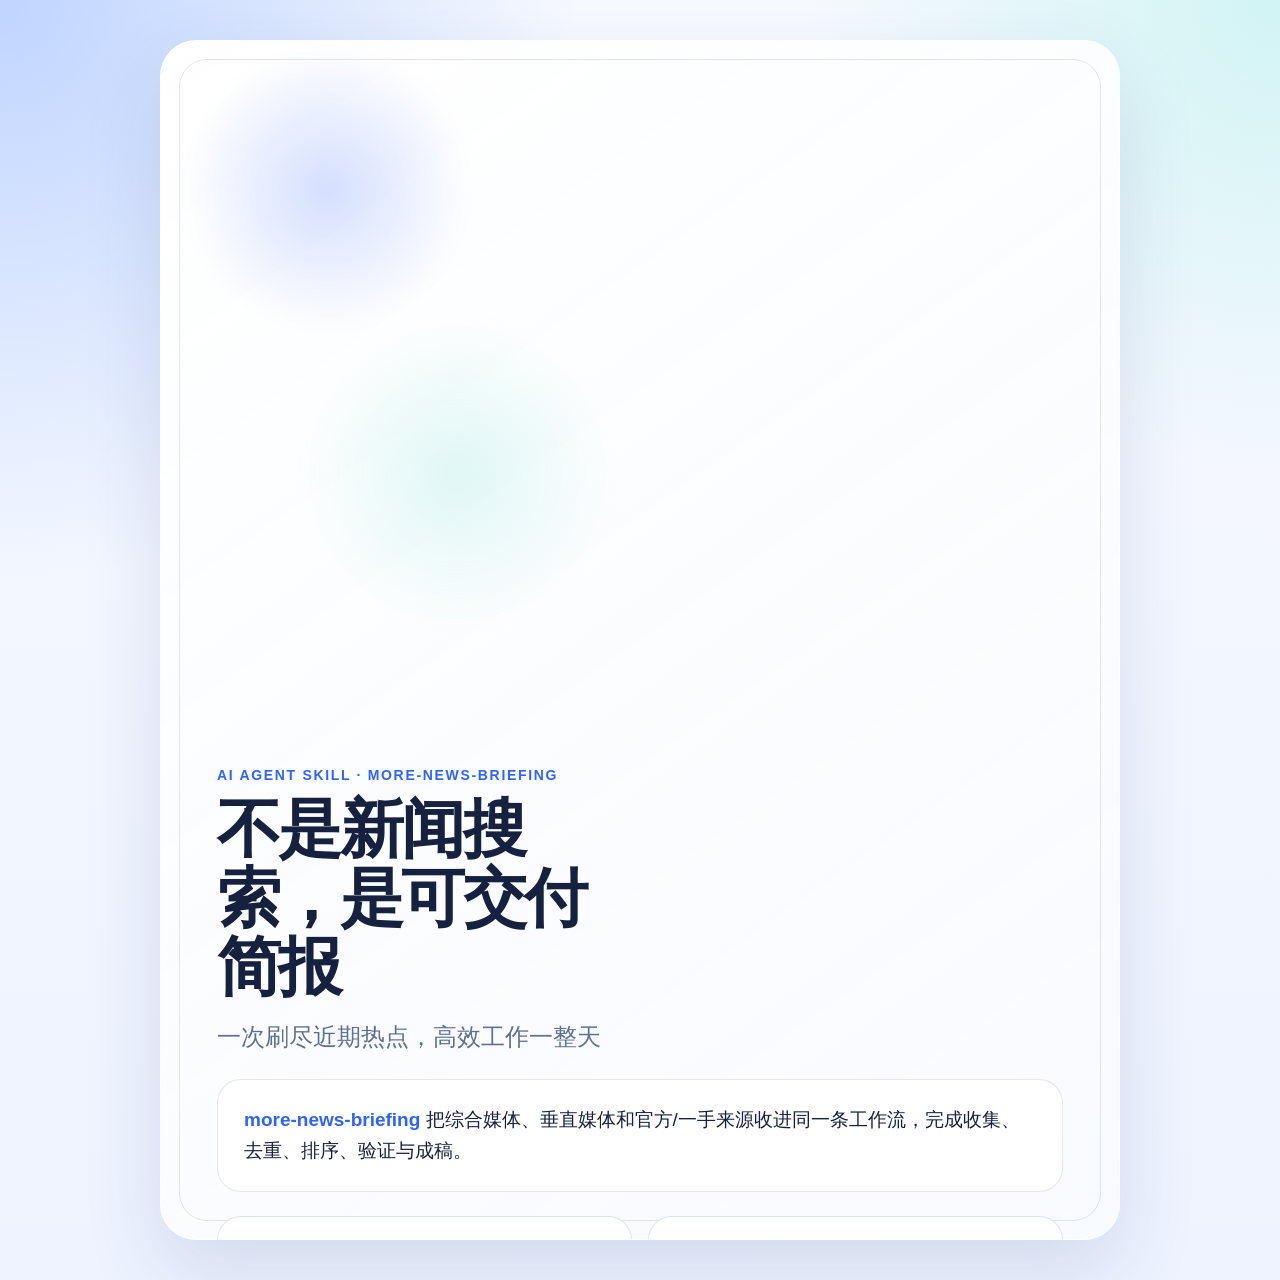
<file: poster/index.html>
<!doctype html>
<html lang="zh-CN">
  <head>
    <meta charset="UTF-8" />
    <meta name="viewport" content="width=device-width, initial-scale=1.0" />
    <title>more-news-briefing Poster</title>
    <link rel="stylesheet" href="./poster.css" />
  </head>
  <body>
    <main class="poster-shell">
      <section class="poster">
        <div class="poster__glow poster__glow--left" aria-hidden="true"></div>
        <div class="poster__glow poster__glow--right" aria-hidden="true"></div>

        <header class="hero">
          <p class="hero__eyebrow">AI Agent Skill · more-news-briefing</p>
          <h1 class="hero__title">不是新闻搜索，是可交付简报</h1>
          <p class="hero__tagline">一次刷尽近期热点，高效工作一整天</p>
        </header>

        <section class="overview" aria-label="产品说明">
          <p class="overview__copy">
            <span class="overview__brand">more-news-briefing</span>
            把综合媒体、垂直媒体和官方/一手来源收进同一条工作流，完成收集、去重、排序、验证与成稿。
          </p>
        </section>

        <section class="highlights" aria-label="核心卖点">
          <article class="highlight-card">
            <span class="highlight-card__index">01</span>
            <p class="highlight-card__text">多源取材，不靠单一信源</p>
          </article>
          <article class="highlight-card">
            <span class="highlight-card__index">02</span>
            <p class="highlight-card__text">三种模式，适配不同任务深度</p>
          </article>
          <article class="highlight-card">
            <span class="highlight-card__index">03</span>
            <p class="highlight-card__text">多种版式，适配微信、飞书与周报投递</p>
          </article>
          <article class="highlight-card">
            <span class="highlight-card__index">04</span>
            <p class="highlight-card__text">从收集到成稿，一条链路完成</p>
          </article>
        </section>

        <section class="focus" aria-label="适用场景">
          <p class="focus__label">适用场景</p>
          <p class="focus__text">适合各类技术方向、产业动态、政策变化与公司进展的持续跟踪。</p>
        </section>

        <section class="action" aria-label="行动指引">
          <p class="action__label">立即体验</p>
          <p class="action__cta">使用 <span>$more-news-briefing</span>，做一个今日简报</p>
        </section>

        <footer class="footer">
          <p class="footer__label">GitHub</p>
          <p class="footer__link">github.com/bingyunjiang/more-news-briefing</p>
        </footer>
      </section>
    </main>
  </body>
</html>
</file>
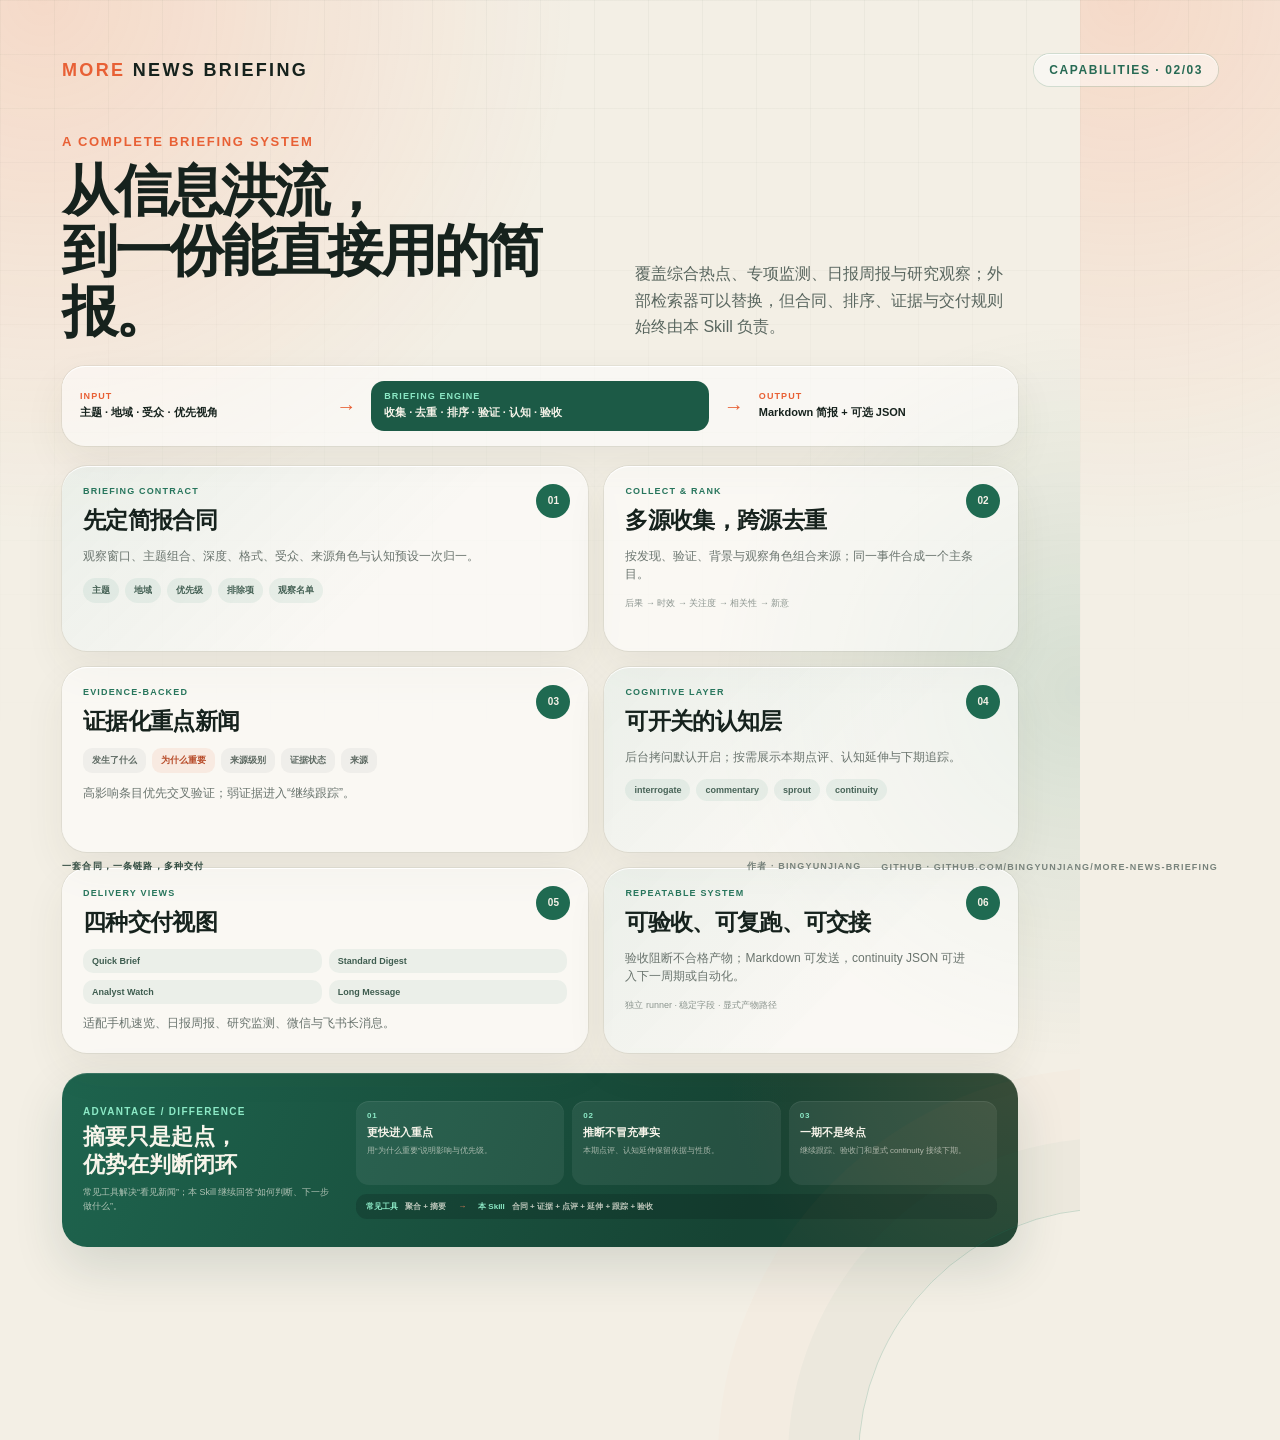
<file: poster/capabilities-v0.1.5.html>
<!doctype html>
<html lang="zh-CN">
  <head>
    <meta charset="UTF-8" />
    <meta name="viewport" content="width=1080, initial-scale=1" />
    <title>more-news-briefing v0.1.5 功能介绍海报</title>
    <link rel="stylesheet" href="./promo-v0.1.5.css" />
  </head>
  <body class="difference-page">
    <main class="campaign-poster capability-poster" aria-label="more-news-briefing 功能介绍海报">
      <header class="difference-topline">
        <p class="difference-brand"><span>more</span> news briefing</p>
        <p class="difference-version">Capabilities · 02/03</p>
      </header>

      <section class="campaign-hero">
        <div>
          <p class="difference-eyebrow">A complete briefing system</p>
          <h1>从信息洪流，<br />到一份能直接用的简报。</h1>
        </div>
        <p>覆盖综合热点、专项监测、日报周报与研究观察；外部检索器可以替换，但合同、排序、证据与交付规则始终由本 Skill 负责。</p>
      </section>

      <section class="capability-rail" aria-label="输入处理与输出">
        <div><span>INPUT</span><b>主题 · 地域 · 受众 · 优先视角</b></div>
        <i>→</i>
        <div class="capability-rail__core"><span>BRIEFING ENGINE</span><b>收集 · 去重 · 排序 · 验证 · 认知 · 验收</b></div>
        <i>→</i>
        <div><span>OUTPUT</span><b>Markdown 简报 + 可选 JSON</b></div>
      </section>

      <section class="capability-grid" aria-label="核心功能">
        <article class="capability-card capability-card--contract">
          <span class="cap-num">01</span>
          <div><p class="tile-kicker">Briefing contract</p><h2>先定简报合同</h2></div>
          <p>观察窗口、主题组合、深度、格式、受众、来源角色与认知预设一次归一。</p>
          <div class="mini-pills"><span>主题</span><span>地域</span><span>优先级</span><span>排除项</span><span>观察名单</span></div>
        </article>

        <article class="capability-card">
          <span class="cap-num">02</span>
          <div><p class="tile-kicker">Collect & rank</p><h2>多源收集，跨源去重</h2></div>
          <p>按发现、验证、背景与观察角色组合来源；同一事件合成一个主条目。</p>
          <small>后果 → 时效 → 关注度 → 相关性 → 新意</small>
        </article>

        <article class="capability-card capability-card--evidence">
          <span class="cap-num">03</span>
          <div><p class="tile-kicker">Evidence-backed</p><h2>证据化重点新闻</h2></div>
          <div class="item-fields">
            <span>发生了什么</span><span class="item-fields__accent">为什么重要</span><span>来源级别</span><span>证据状态</span><span>来源</span>
          </div>
          <p>高影响条目优先交叉验证；弱证据进入“继续跟踪”。</p>
        </article>

        <article class="capability-card capability-card--cognition">
          <span class="cap-num">04</span>
          <div><p class="tile-kicker">Cognitive layer</p><h2>可开关的认知层</h2></div>
          <p>后台拷问默认开启；按需展示本期点评、认知延伸与下期追踪。</p>
          <div class="cognitive-map"><span>interrogate</span><span>commentary</span><span>sprout</span><span>continuity</span></div>
        </article>

        <article class="capability-card">
          <span class="cap-num">05</span>
          <div><p class="tile-kicker">Delivery views</p><h2>四种交付视图</h2></div>
          <div class="delivery-list"><span>Quick Brief</span><span>Standard Digest</span><span>Analyst Watch</span><span>Long Message</span></div>
          <p>适配手机速览、日报周报、研究监测、微信与飞书长消息。</p>
        </article>

        <article class="capability-card capability-card--system">
          <span class="cap-num">06</span>
          <div><p class="tile-kicker">Repeatable system</p><h2>可验收、可复跑、可交接</h2></div>
          <p>验收阻断不合格产物；Markdown 可发送，continuity JSON 可进入下一周期或自动化。</p>
          <small>独立 runner · 稳定字段 · 显式产物路径</small>
        </article>
      </section>

      <section class="advantage-strip" aria-label="核心优势与差异点">
        <div class="advantage-heading">
          <p class="difference-micro">Advantage / difference</p>
          <h2>摘要只是起点，<br />优势在判断闭环</h2>
          <p>常见工具解决“看见新闻”；本 Skill 继续回答“如何判断、下一步做什么”。</p>
        </div>
        <div class="advantage-content">
          <div class="advantage-grid">
            <article><b>01</b><span>更快进入重点</span><p>用“为什么重要”说明影响与优先级。</p></article>
            <article><b>02</b><span>推断不冒充事实</span><p>本期点评、认知延伸保留依据与性质。</p></article>
            <article><b>03</b><span>一期不是终点</span><p>继续跟踪、验收门和显式 continuity 接续下期。</p></article>
          </div>
          <div class="advantage-compare"><span>常见工具</span><b>聚合 + 摘要</b><i>→</i><span>本 Skill</span><b>合同 + 证据 + 点评 + 延伸 + 跟踪 + 验收</b></div>
        </div>
      </section>

      <footer class="difference-footer">
        <strong>一套合同，一条链路，多种交付</strong>
        <span>作者 · bingyunjiang</span>
        <span>GitHub · github.com/bingyunjiang/more-news-briefing</span>
      </footer>
    </main>
  </body>
</html>
</file>
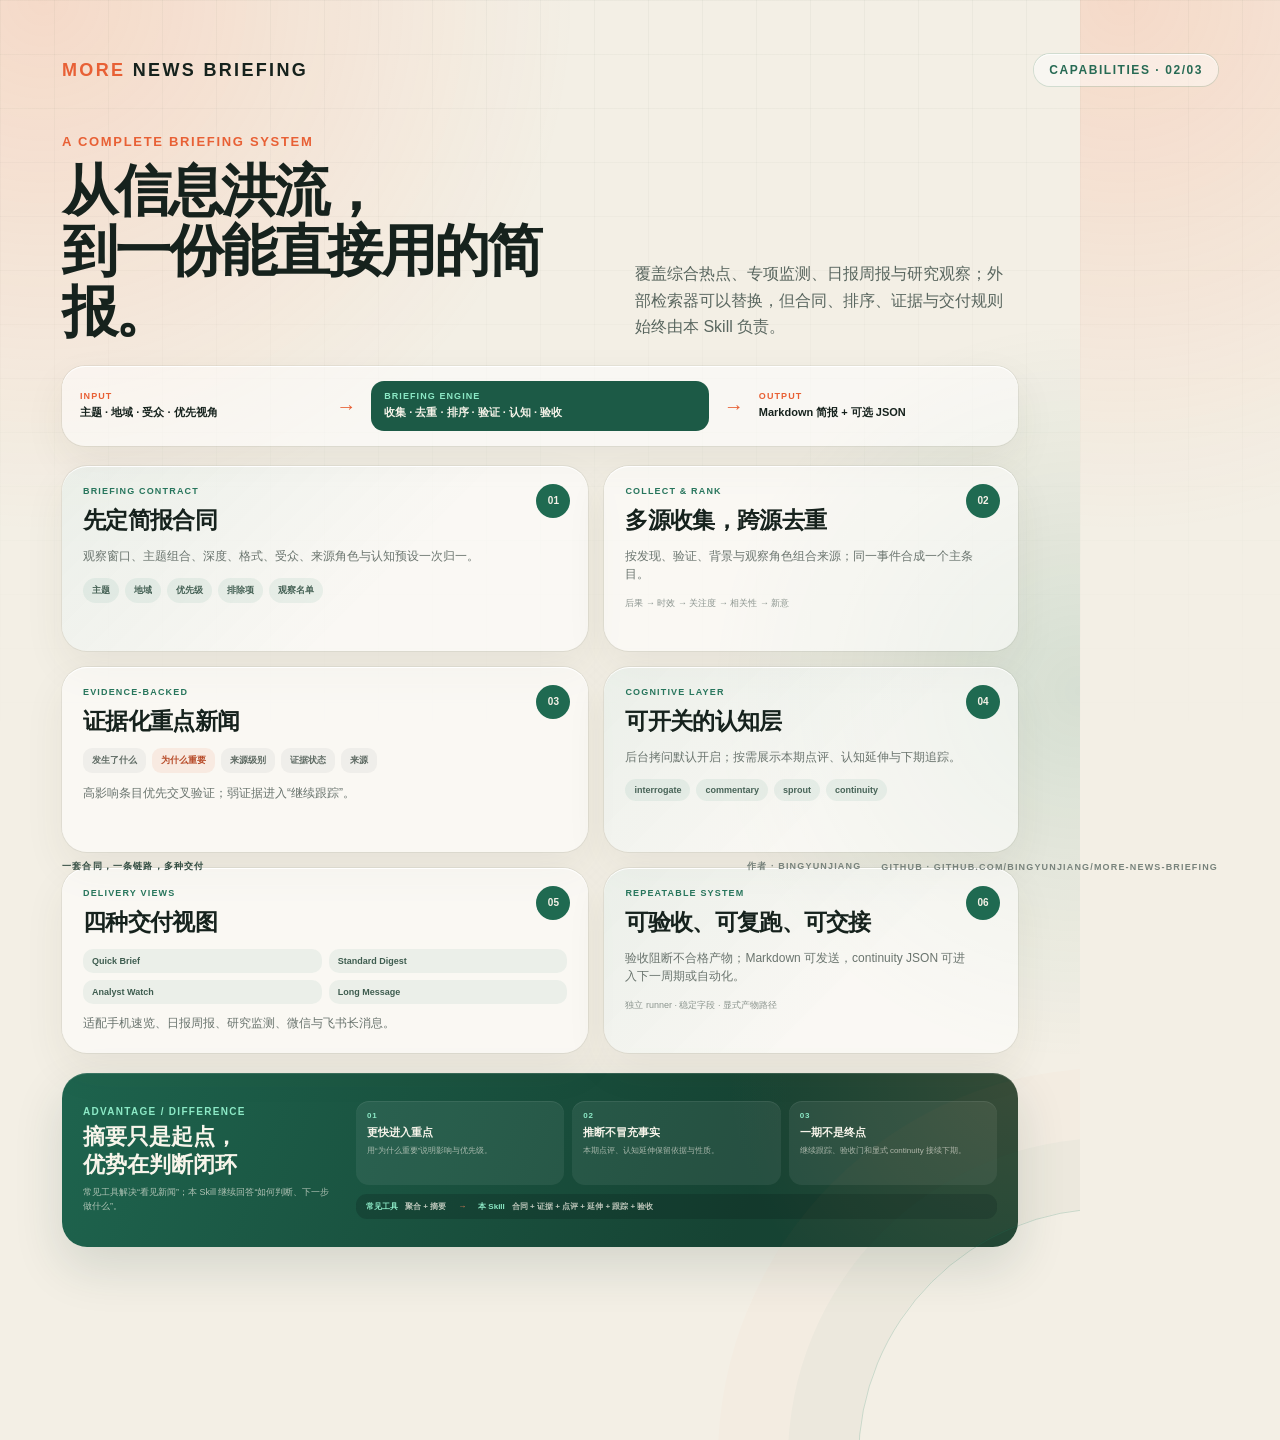
<file: poster/capabilities-v0.1.6.html>
<!doctype html>
<html lang="zh-CN">
  <head>
    <meta charset="UTF-8" />
    <meta name="viewport" content="width=1080, initial-scale=1" />
    <title>more-news-briefing v0.1.6 功能介绍海报</title>
    <link rel="stylesheet" href="./promo-v0.1.6.css" />
  </head>
  <body class="difference-page">
    <main class="campaign-poster capability-poster" aria-label="more-news-briefing 功能介绍海报">
      <header class="difference-topline">
        <p class="difference-brand"><span>more</span> news briefing</p>
        <p class="difference-version">Capabilities · 02/03</p>
      </header>

      <section class="campaign-hero">
        <div>
          <p class="difference-eyebrow">A complete briefing system</p>
          <h1>从信息洪流，<br />到一份能直接用的简报。</h1>
        </div>
        <p>覆盖综合热点、专项监测、日报周报与研究观察；外部检索器可以替换，但合同、排序、证据与交付规则始终由本 Skill 负责。</p>
      </section>

      <section class="capability-rail" aria-label="输入处理与输出">
        <div><span>INPUT</span><b>主题 · 地域 · 受众 · 优先视角</b></div>
        <i>→</i>
        <div class="capability-rail__core"><span>BRIEFING ENGINE</span><b>收集 · 去重 · 排序 · 验证 · 认知 · 验收</b></div>
        <i>→</i>
        <div><span>OUTPUT</span><b>Markdown 简报 + 可选 JSON</b></div>
      </section>

      <section class="capability-grid" aria-label="核心功能">
        <article class="capability-card capability-card--contract">
          <span class="cap-num">01</span>
          <div><p class="tile-kicker">Briefing contract</p><h2>先定简报合同</h2></div>
          <p>观察窗口、主题组合、深度、格式、受众、来源角色与认知预设一次归一。</p>
          <div class="mini-pills"><span>主题</span><span>地域</span><span>优先级</span><span>排除项</span><span>观察名单</span></div>
        </article>

        <article class="capability-card">
          <span class="cap-num">02</span>
          <div><p class="tile-kicker">Collect & rank</p><h2>多源收集，跨源去重</h2></div>
          <p>按发现、验证、背景与观察角色组合来源；同一事件合成一个主条目。</p>
          <small>后果 → 时效 → 关注度 → 相关性 → 新意</small>
        </article>

        <article class="capability-card capability-card--evidence">
          <span class="cap-num">03</span>
          <div><p class="tile-kicker">Evidence-backed</p><h2>证据化重点新闻</h2></div>
          <div class="item-fields">
            <span>发生了什么</span><span class="item-fields__accent">为什么重要</span><span>来源级别</span><span>证据状态</span><span>来源</span>
          </div>
          <p>高影响条目优先交叉验证；弱证据进入“继续跟踪”。</p>
        </article>

        <article class="capability-card capability-card--cognition">
          <span class="cap-num">04</span>
          <div><p class="tile-kicker">Cognitive layer</p><h2>可开关的认知层</h2></div>
          <p>后台拷问默认开启；按需展示本期点评、认知延伸与下期追踪。</p>
          <div class="cognitive-map"><span>interrogate</span><span>commentary</span><span>sprout</span><span>continuity</span></div>
        </article>

        <article class="capability-card">
          <span class="cap-num">05</span>
          <div><p class="tile-kicker">Delivery views</p><h2>四种交付视图</h2></div>
          <div class="delivery-list"><span>Quick Brief</span><span>Standard Digest</span><span>Analyst Watch</span><span>Long Message</span></div>
          <p>适配手机速览、日报周报、研究监测、微信与飞书长消息。</p>
        </article>

        <article class="capability-card capability-card--system">
          <span class="cap-num">06</span>
          <div><p class="tile-kicker">Repeatable system</p><h2>可验收、可复跑、可交接</h2></div>
          <p>验收阻断不合格产物；Markdown 可发送，continuity JSON 可进入下一周期或自动化。</p>
          <small>独立 runner · 稳定字段 · 显式产物路径</small>
        </article>
      </section>

      <section class="advantage-strip" aria-label="核心优势与差异点">
        <div class="advantage-heading">
          <p class="difference-micro">Advantage / difference</p>
          <h2>摘要只是起点，<br />优势在判断闭环</h2>
          <p>常见工具解决“看见新闻”；本 Skill 继续回答“如何判断、下一步做什么”。</p>
        </div>
        <div class="advantage-content">
          <div class="advantage-grid">
            <article><b>01</b><span>更快进入重点</span><p>用“为什么重要”说明影响与优先级。</p></article>
            <article><b>02</b><span>推断不冒充事实</span><p>本期点评、认知延伸保留依据与性质。</p></article>
            <article><b>03</b><span>一期不是终点</span><p>继续跟踪、验收门和显式 continuity 接续下期。</p></article>
          </div>
          <div class="advantage-compare"><span>常见工具</span><b>聚合 + 摘要</b><i>→</i><span>本 Skill</span><b>合同 + 证据 + 点评 + 延伸 + 跟踪 + 验收</b></div>
        </div>
      </section>

      <footer class="difference-footer">
        <strong>一套合同，一条链路，多种交付</strong>
        <span>作者 · bingyunjiang</span>
        <span>GitHub · github.com/bingyunjiang/more-news-briefing</span>
      </footer>
    </main>
  </body>
</html>
</file>
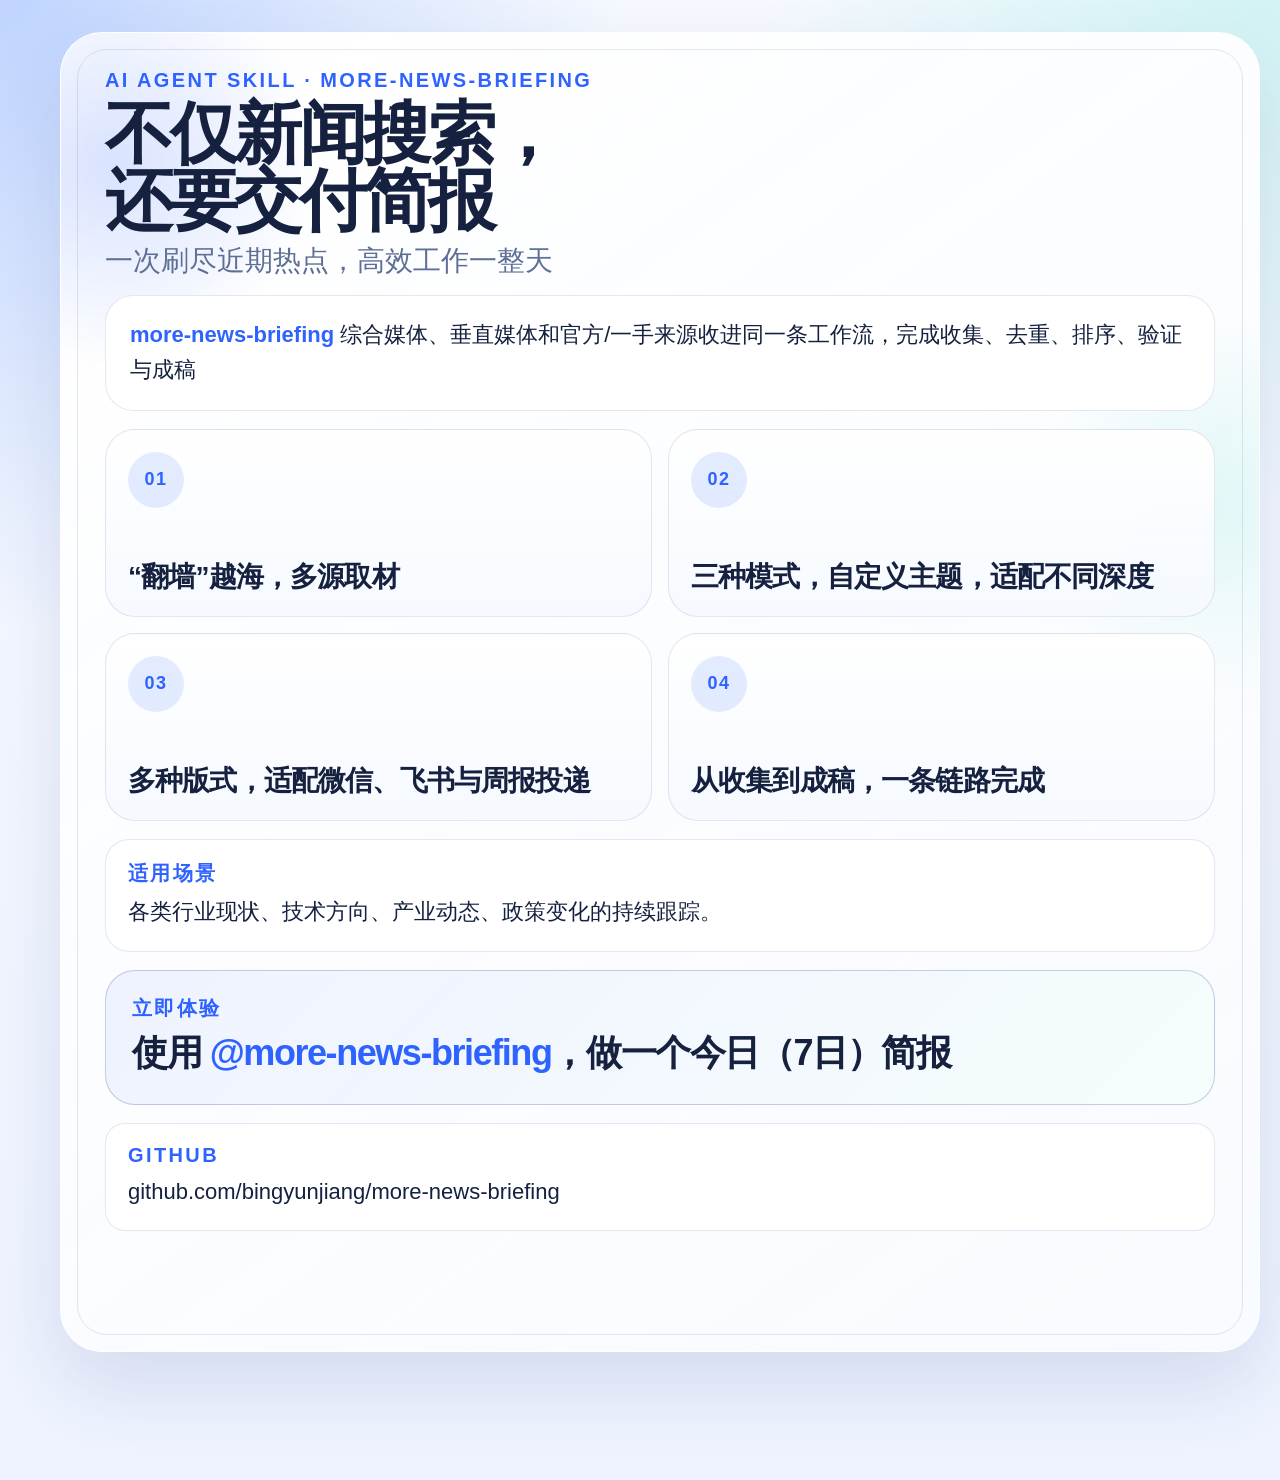
<file: poster/export.html>
<!doctype html>
<html lang="zh-CN">

<head>
  <meta charset="UTF-8" />
  <meta name="viewport" content="width=device-width, initial-scale=1.0" />
  <title>more-news-briefing Poster Export</title>
  <link rel="stylesheet" href="./export.css" />
</head>

<body>
  <main class="export-stage">
    <section class="poster">
      <div class="poster__glow poster__glow--left" aria-hidden="true"></div>
      <div class="poster__glow poster__glow--right" aria-hidden="true"></div>

      <section class="topband" aria-label="海报首屏">
        <header class="hero">
          <p class="hero__eyebrow">AI Agent Skill · more-news-briefing</p>
          <h1 class="hero__title">不仅新闻搜索，<br />还要交付简报</h1>
          <p class="hero__tagline">一次刷尽近期热点，高效工作一整天</p>
        </header>

        <section class="overview" aria-label="产品说明">
          <p class="overview__copy">
            <span class="overview__brand">more-news-briefing</span>
            综合媒体、垂直媒体和官方/一手来源收进同一条工作流，完成收集、去重、排序、验证与成稿
          </p>
        </section>
      </section>

      <section class="highlights" aria-label="核心卖点">
        <article class="highlight-card">
          <span class="highlight-card__index">01</span>
          <p class="highlight-card__text">“翻墙”越海，多源取材</p>
        </article>
        <article class="highlight-card">
          <span class="highlight-card__index">02</span>
          <p class="highlight-card__text">三种模式，自定义主题，适配不同深度</p>
        </article>
        <article class="highlight-card">
          <span class="highlight-card__index">03</span>
          <p class="highlight-card__text">多种版式，适配微信、飞书与周报投递</p>
        </article>
        <article class="highlight-card">
          <span class="highlight-card__index">04</span>
          <p class="highlight-card__text">从收集到成稿，一条链路完成</p>
        </article>
      </section>

      <section class="focus" aria-label="适用场景">
        <p class="focus__label">适用场景</p>
        <p class="focus__text">各类行业现状、技术方向、产业动态、政策变化的持续跟踪。</p>
      </section>

      <section class="action" aria-label="行动指引">
        <p class="action__label">立即体验</p>
        <p class="action__cta">使用 <span>@more-news-briefing</span>，做一个今日（7日）简报</p>
      </section>

      <footer class="footer">
        <p class="footer__label">GitHub</p>
        <p class="footer__link">github.com/bingyunjiang/more-news-briefing</p>
      </footer>
    </section>
  </main>
</body>

</html>
</file>
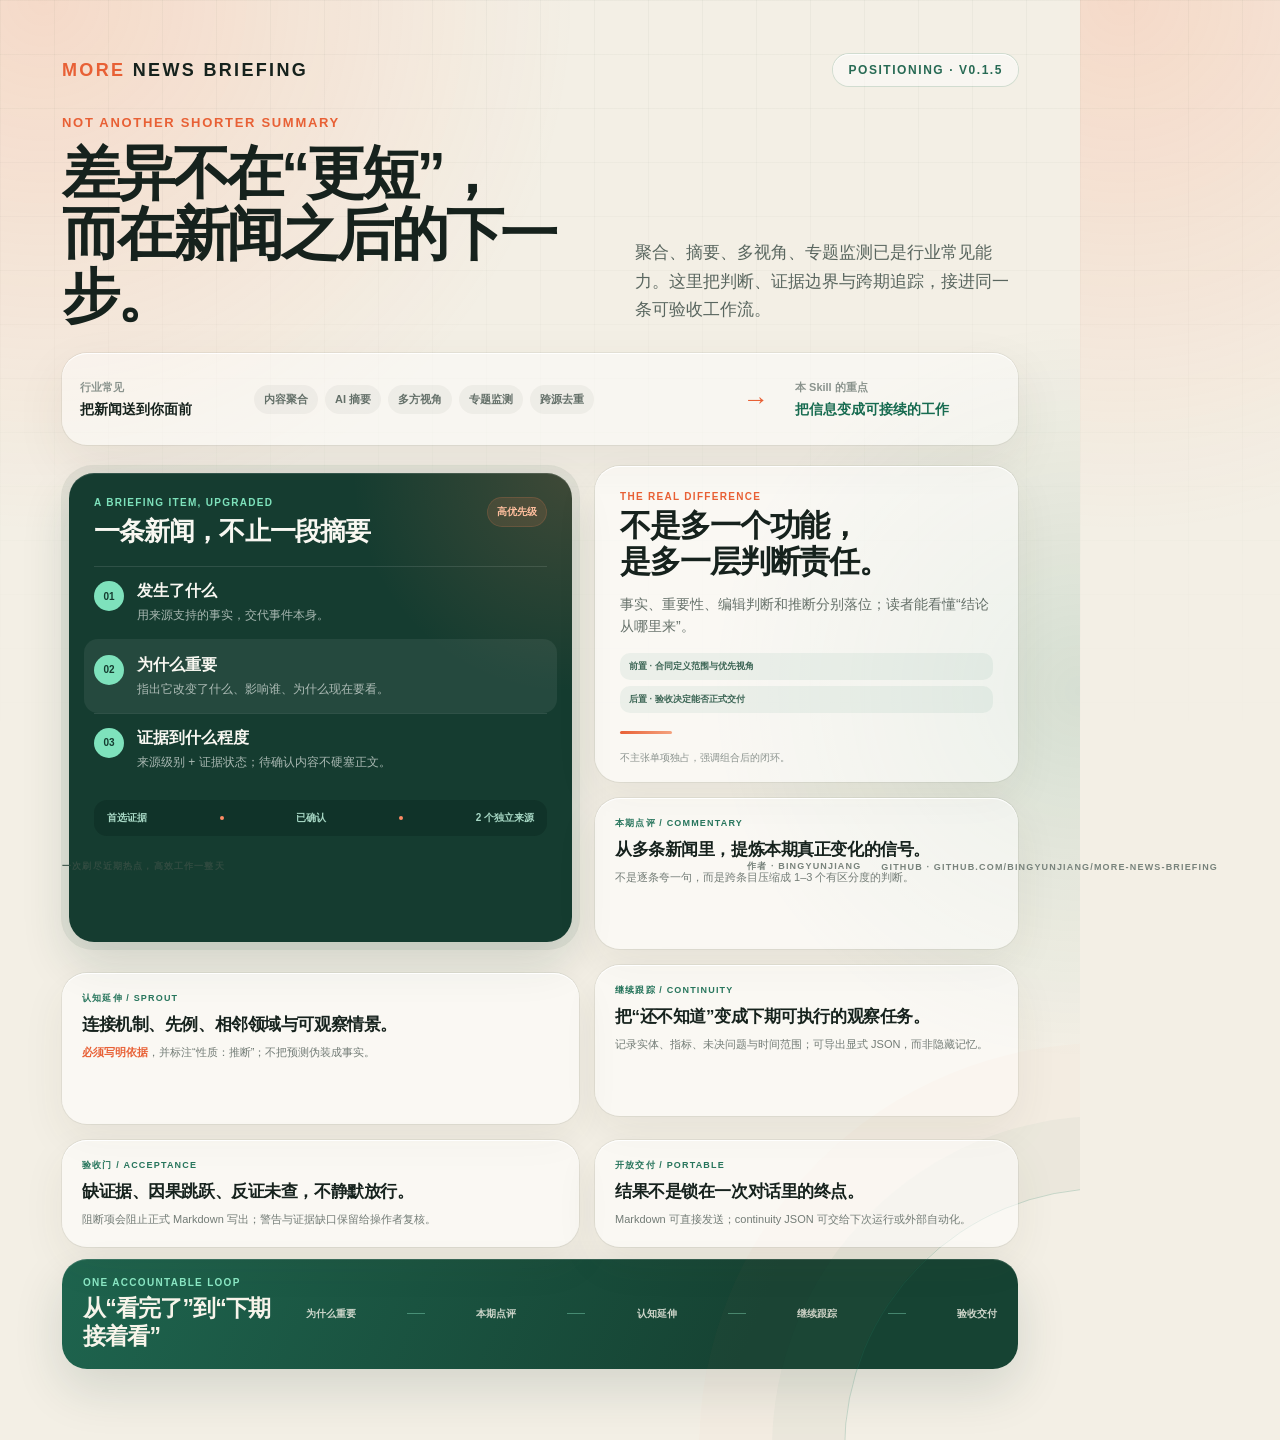
<file: poster/feature-v0.1.5.html>
<!doctype html>
<html lang="zh-CN">
  <head>
    <meta charset="UTF-8" />
    <meta name="viewport" content="width=1080, initial-scale=1" />
    <title>more-news-briefing v0.1.5 差异化功能海报</title>
    <link rel="stylesheet" href="./promo-v0.1.5.css" />
  </head>
  <body class="difference-page">
    <main class="difference-poster" aria-label="more-news-briefing 差异化功能推广海报">
      <header class="difference-topline">
        <p class="difference-brand"><span>more</span> news briefing</p>
        <p class="difference-version">Positioning · v0.1.5</p>
      </header>

      <section class="difference-hero">
        <p class="difference-eyebrow">Not another shorter summary</p>
        <h1>差异不在“更短”，<br />而在新闻之后的下一步。</h1>
        <p class="difference-lead">聚合、摘要、多视角、专题监测已是行业常见能力。这里把判断、证据边界与跨期追踪，接进同一条可验收工作流。</p>
      </section>

      <section class="market-strip" aria-label="行业常见能力与本技能主张">
        <div class="market-strip__label">
          <span>行业常见</span>
          <strong>把新闻送到你面前</strong>
        </div>
        <div class="market-pills">
          <span>内容聚合</span><span>AI 摘要</span><span>多方视角</span><span>专题监测</span><span>跨源去重</span>
        </div>
        <div class="market-arrow" aria-hidden="true">→</div>
        <div class="market-strip__label market-strip__label--ours">
          <span>本 Skill 的重点</span>
          <strong>把信息变成可接续的工作</strong>
        </div>
      </section>

      <section class="difference-grid" aria-label="差异化能力">
        <article class="anatomy-shell">
          <div class="anatomy-card">
            <div class="anatomy-head">
              <div>
                <p class="difference-micro">A briefing item, upgraded</p>
                <h2>一条新闻，不止一段摘要</h2>
              </div>
              <span class="signal-badge">高优先级</span>
            </div>

            <div class="anatomy-row">
              <span class="anatomy-index">01</span>
              <div><b>发生了什么</b><p>用来源支持的事实，交代事件本身。</p></div>
            </div>
            <div class="anatomy-row anatomy-row--accent">
              <span class="anatomy-index">02</span>
              <div><b>为什么重要</b><p>指出它改变了什么、影响谁、为什么现在要看。</p></div>
            </div>
            <div class="anatomy-row">
              <span class="anatomy-index">03</span>
              <div><b>证据到什么程度</b><p>来源级别 + 证据状态；待确认内容不硬塞正文。</p></div>
            </div>

            <div class="evidence-bar">
              <span>首选证据</span><i></i><span>已确认</span><i></i><span>2 个独立来源</span>
            </div>
          </div>
        </article>

        <aside class="difference-claim">
          <p class="difference-micro">The real difference</p>
          <h2>不是多一个功能，<br />是多一层判断责任。</h2>
          <p>事实、重要性、编辑判断和推断分别落位；读者能看懂“结论从哪里来”。</p>
          <div class="claim-points">
            <span>前置 · 合同定义范围与优先视角</span>
            <span>后置 · 验收决定能否正式交付</span>
          </div>
          <div class="claim-rule"></div>
          <small>不主张单项独占，强调组合后的闭环。</small>
        </aside>

        <article class="difference-tile difference-tile--commentary">
          <span class="tile-kicker">本期点评 / commentary</span>
          <h3>从多条新闻里，提炼本期真正变化的信号。</h3>
          <p>不是逐条夸一句，而是跨条目压缩成 1–3 个有区分度的判断。</p>
        </article>

        <article class="difference-tile difference-tile--insight">
          <span class="tile-kicker">认知延伸 / sprout</span>
          <h3>连接机制、先例、相邻领域与可观察情景。</h3>
          <p><b>必须写明依据</b>，并标注“性质：推断”；不把预测伪装成事实。</p>
        </article>

        <article class="difference-tile difference-tile--tracking">
          <span class="tile-kicker">继续跟踪 / continuity</span>
          <h3>把“还不知道”变成下期可执行的观察任务。</h3>
          <p>记录实体、指标、未决问题与时间范围；可导出显式 JSON，而非隐藏记忆。</p>
        </article>

        <article class="difference-tile difference-tile--gate">
          <span class="tile-kicker">验收门 / acceptance</span>
          <h3>缺证据、因果跳跃、反证未查，不静默放行。</h3>
          <p>阻断项会阻止正式 Markdown 写出；警告与证据缺口保留给操作者复核。</p>
        </article>

        <article class="difference-tile difference-tile--portable">
          <span class="tile-kicker">开放交付 / portable</span>
          <h3>结果不是锁在一次对话里的终点。</h3>
          <p>Markdown 可直接发送；continuity JSON 可交给下次运行或外部自动化。</p>
        </article>
      </section>

      <section class="difference-loop" aria-label="差异化闭环">
        <div>
          <p class="difference-micro">One accountable loop</p>
          <h2>从“看完了”到“下期接着看”</h2>
        </div>
        <div class="loop-steps">
          <span>为什么重要</span><i></i><span>本期点评</span><i></i><span>认知延伸</span><i></i><span>继续跟踪</span><i></i><span>验收交付</span>
        </div>
      </section>

      <footer class="difference-footer">
        <strong>一次刷尽近期热点，高效工作一整天</strong>
        <span>作者 · bingyunjiang</span>
        <span>GitHub · github.com/bingyunjiang/more-news-briefing</span>
      </footer>
    </main>
  </body>
</html>
</file>
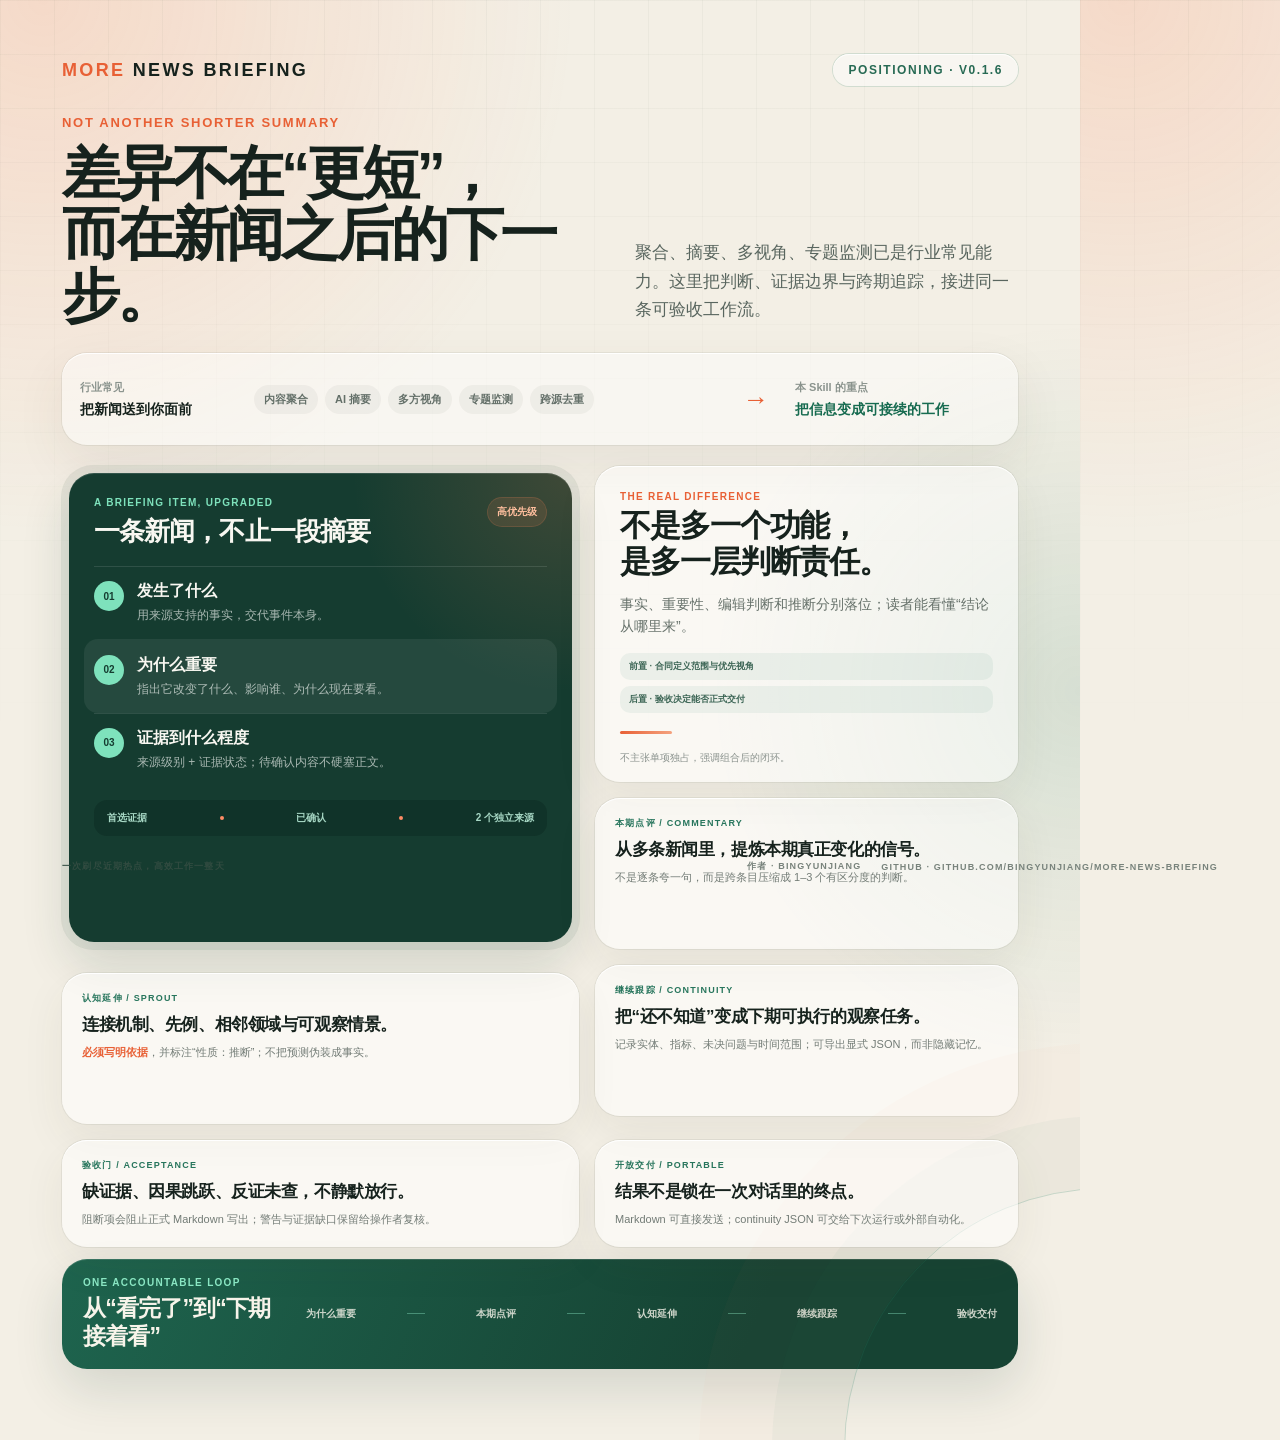
<file: poster/feature-v0.1.6.html>
<!doctype html>
<html lang="zh-CN">
  <head>
    <meta charset="UTF-8" />
    <meta name="viewport" content="width=1080, initial-scale=1" />
    <title>more-news-briefing v0.1.6 差异化功能海报</title>
    <link rel="stylesheet" href="./promo-v0.1.6.css" />
  </head>
  <body class="difference-page">
    <main class="difference-poster" aria-label="more-news-briefing 差异化功能推广海报">
      <header class="difference-topline">
        <p class="difference-brand"><span>more</span> news briefing</p>
        <p class="difference-version">Positioning · v0.1.6</p>
      </header>

      <section class="difference-hero">
        <p class="difference-eyebrow">Not another shorter summary</p>
        <h1>差异不在“更短”，<br />而在新闻之后的下一步。</h1>
        <p class="difference-lead">聚合、摘要、多视角、专题监测已是行业常见能力。这里把判断、证据边界与跨期追踪，接进同一条可验收工作流。</p>
      </section>

      <section class="market-strip" aria-label="行业常见能力与本技能主张">
        <div class="market-strip__label">
          <span>行业常见</span>
          <strong>把新闻送到你面前</strong>
        </div>
        <div class="market-pills">
          <span>内容聚合</span><span>AI 摘要</span><span>多方视角</span><span>专题监测</span><span>跨源去重</span>
        </div>
        <div class="market-arrow" aria-hidden="true">→</div>
        <div class="market-strip__label market-strip__label--ours">
          <span>本 Skill 的重点</span>
          <strong>把信息变成可接续的工作</strong>
        </div>
      </section>

      <section class="difference-grid" aria-label="差异化能力">
        <article class="anatomy-shell">
          <div class="anatomy-card">
            <div class="anatomy-head">
              <div>
                <p class="difference-micro">A briefing item, upgraded</p>
                <h2>一条新闻，不止一段摘要</h2>
              </div>
              <span class="signal-badge">高优先级</span>
            </div>

            <div class="anatomy-row">
              <span class="anatomy-index">01</span>
              <div><b>发生了什么</b><p>用来源支持的事实，交代事件本身。</p></div>
            </div>
            <div class="anatomy-row anatomy-row--accent">
              <span class="anatomy-index">02</span>
              <div><b>为什么重要</b><p>指出它改变了什么、影响谁、为什么现在要看。</p></div>
            </div>
            <div class="anatomy-row">
              <span class="anatomy-index">03</span>
              <div><b>证据到什么程度</b><p>来源级别 + 证据状态；待确认内容不硬塞正文。</p></div>
            </div>

            <div class="evidence-bar">
              <span>首选证据</span><i></i><span>已确认</span><i></i><span>2 个独立来源</span>
            </div>
          </div>
        </article>

        <aside class="difference-claim">
          <p class="difference-micro">The real difference</p>
          <h2>不是多一个功能，<br />是多一层判断责任。</h2>
          <p>事实、重要性、编辑判断和推断分别落位；读者能看懂“结论从哪里来”。</p>
          <div class="claim-points">
            <span>前置 · 合同定义范围与优先视角</span>
            <span>后置 · 验收决定能否正式交付</span>
          </div>
          <div class="claim-rule"></div>
          <small>不主张单项独占，强调组合后的闭环。</small>
        </aside>

        <article class="difference-tile difference-tile--commentary">
          <span class="tile-kicker">本期点评 / commentary</span>
          <h3>从多条新闻里，提炼本期真正变化的信号。</h3>
          <p>不是逐条夸一句，而是跨条目压缩成 1–3 个有区分度的判断。</p>
        </article>

        <article class="difference-tile difference-tile--insight">
          <span class="tile-kicker">认知延伸 / sprout</span>
          <h3>连接机制、先例、相邻领域与可观察情景。</h3>
          <p><b>必须写明依据</b>，并标注“性质：推断”；不把预测伪装成事实。</p>
        </article>

        <article class="difference-tile difference-tile--tracking">
          <span class="tile-kicker">继续跟踪 / continuity</span>
          <h3>把“还不知道”变成下期可执行的观察任务。</h3>
          <p>记录实体、指标、未决问题与时间范围；可导出显式 JSON，而非隐藏记忆。</p>
        </article>

        <article class="difference-tile difference-tile--gate">
          <span class="tile-kicker">验收门 / acceptance</span>
          <h3>缺证据、因果跳跃、反证未查，不静默放行。</h3>
          <p>阻断项会阻止正式 Markdown 写出；警告与证据缺口保留给操作者复核。</p>
        </article>

        <article class="difference-tile difference-tile--portable">
          <span class="tile-kicker">开放交付 / portable</span>
          <h3>结果不是锁在一次对话里的终点。</h3>
          <p>Markdown 可直接发送；continuity JSON 可交给下次运行或外部自动化。</p>
        </article>
      </section>

      <section class="difference-loop" aria-label="差异化闭环">
        <div>
          <p class="difference-micro">One accountable loop</p>
          <h2>从“看完了”到“下期接着看”</h2>
        </div>
        <div class="loop-steps">
          <span>为什么重要</span><i></i><span>本期点评</span><i></i><span>认知延伸</span><i></i><span>继续跟踪</span><i></i><span>验收交付</span>
        </div>
      </section>

      <footer class="difference-footer">
        <strong>一次刷尽近期热点，高效工作一整天</strong>
        <span>作者 · bingyunjiang</span>
        <span>GitHub · github.com/bingyunjiang/more-news-briefing</span>
      </footer>
    </main>
  </body>
</html>
</file>
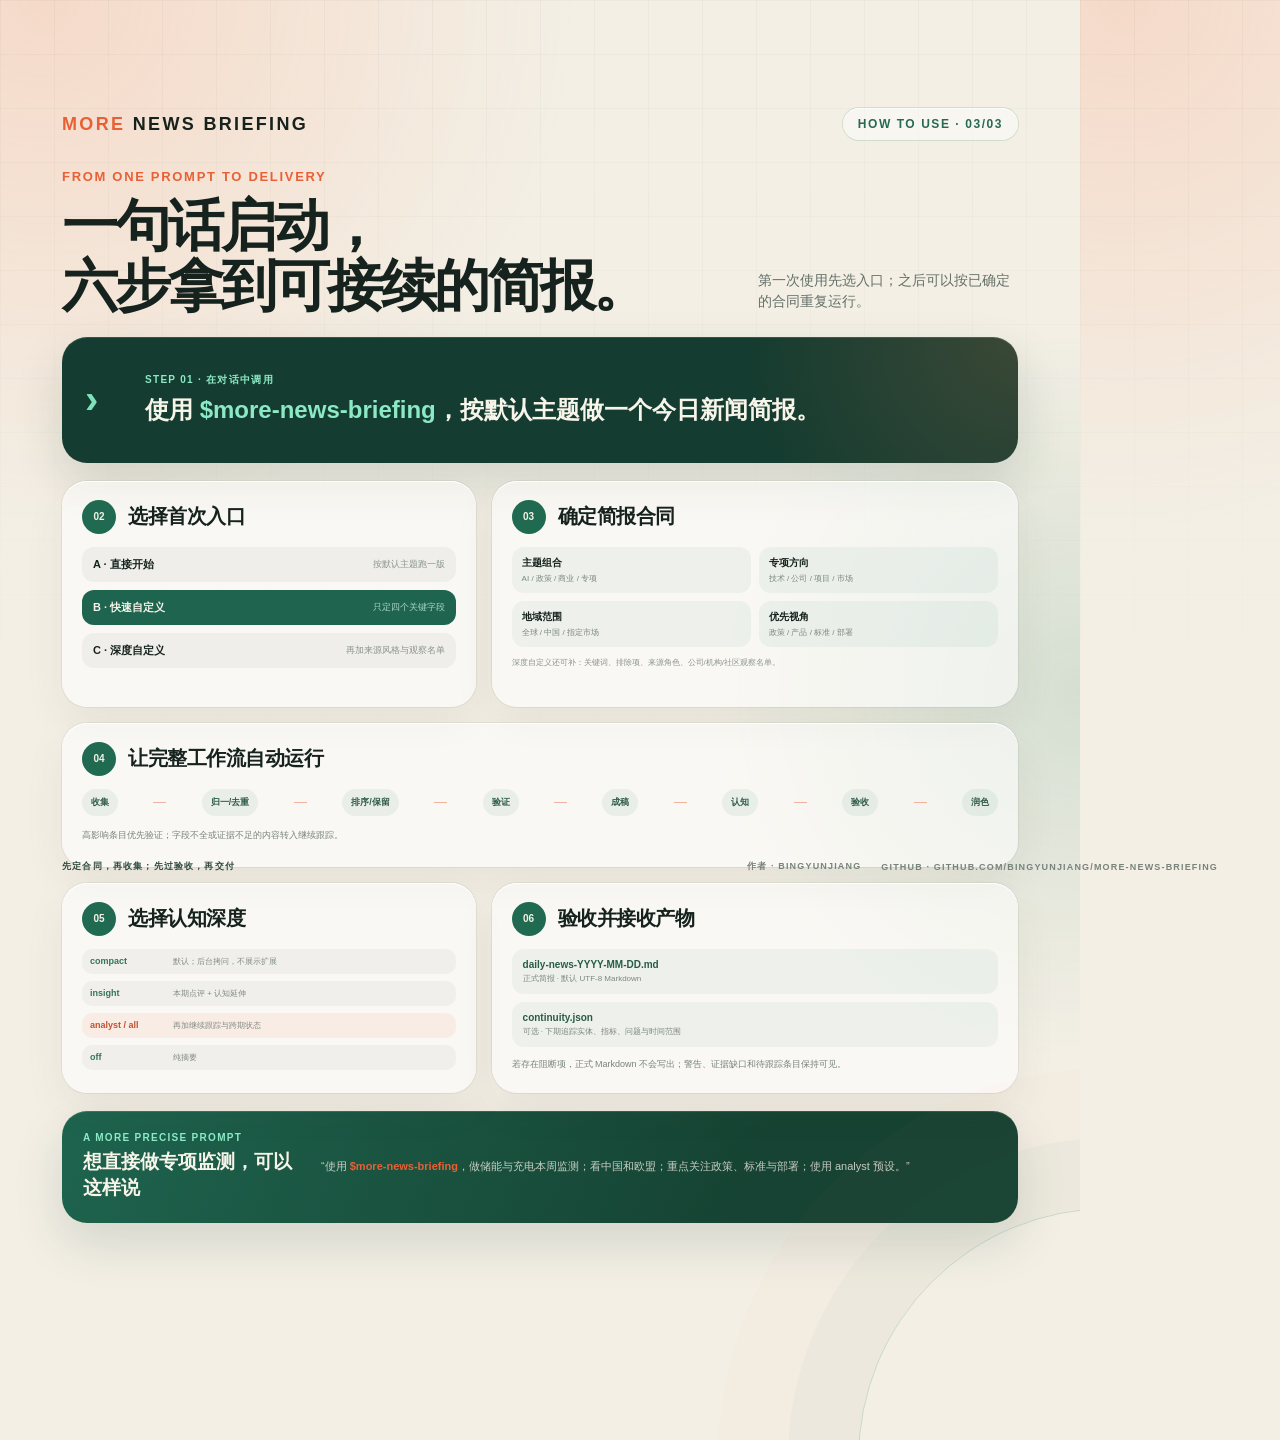
<file: poster/usage-v0.1.5.html>
<!doctype html>
<html lang="zh-CN">
  <head>
    <meta charset="UTF-8" />
    <meta name="viewport" content="width=1080, initial-scale=1" />
    <title>more-news-briefing v0.1.5 详细操作步骤海报</title>
    <link rel="stylesheet" href="./promo-v0.1.5.css" />
  </head>
  <body class="difference-page">
    <main class="campaign-poster operation-poster" aria-label="more-news-briefing 详细操作步骤海报">
      <header class="difference-topline">
        <p class="difference-brand"><span>more</span> news briefing</p>
        <p class="difference-version">How to use · 03/03</p>
      </header>

      <section class="operation-hero">
        <p class="difference-eyebrow">From one prompt to delivery</p>
        <h1>一句话启动，<br />六步拿到可接续的简报。</h1>
        <p>第一次使用先选入口；之后可以按已确定的合同重复运行。</p>
      </section>

      <section class="operation-prompt">
        <span class="prompt-caret">›</span>
        <div><p class="difference-micro">Step 01 · 在对话中调用</p><h2>使用 <code>$more-news-briefing</code>，按默认主题做一个今日新闻简报。</h2></div>
      </section>

      <section class="operation-grid" aria-label="六步操作流程">
        <article class="operation-card operation-card--gate">
          <div class="operation-head"><span>02</span><h2>选择首次入口</h2></div>
          <div class="gate-options">
            <p><b>A · 直接开始</b><small>按默认主题跑一版</small></p>
            <p class="gate-options__active"><b>B · 快速自定义</b><small>只定四个关键字段</small></p>
            <p><b>C · 深度自定义</b><small>再加来源风格与观察名单</small></p>
          </div>
        </article>

        <article class="operation-card operation-card--contract">
          <div class="operation-head"><span>03</span><h2>确定简报合同</h2></div>
          <div class="contract-grid">
            <p><b>主题组合</b><small>AI / 政策 / 商业 / 专项</small></p>
            <p><b>专项方向</b><small>技术 / 公司 / 项目 / 市场</small></p>
            <p><b>地域范围</b><small>全球 / 中国 / 指定市场</small></p>
            <p><b>优先视角</b><small>政策 / 产品 / 标准 / 部署</small></p>
          </div>
          <small class="contract-note">深度自定义还可补：关键词、排除项、来源角色、公司/机构/社区观察名单。</small>
        </article>

        <article class="operation-card operation-card--engine">
          <div class="operation-head"><span>04</span><h2>让完整工作流自动运行</h2></div>
          <div class="engine-flow">
            <span>收集</span><i></i><span>归一/去重</span><i></i><span>排序/保留</span><i></i><span>验证</span><i></i><span>成稿</span><i></i><span>认知</span><i></i><span>验收</span><i></i><span>润色</span>
          </div>
          <p>高影响条目优先验证；字段不全或证据不足的内容转入继续跟踪。</p>
        </article>

        <article class="operation-card operation-card--profile">
          <div class="operation-head"><span>05</span><h2>选择认知深度</h2></div>
          <div class="profile-table">
            <p><b>compact</b><span>默认；后台拷问，不展示扩展</span></p>
            <p><b>insight</b><span>本期点评 + 认知延伸</span></p>
            <p class="profile-table__active"><b>analyst / all</b><span>再加继续跟踪与跨期状态</span></p>
            <p><b>off</b><span>纯摘要</span></p>
          </div>
        </article>

        <article class="operation-card operation-card--delivery">
          <div class="operation-head"><span>06</span><h2>验收并接收产物</h2></div>
          <div class="artifact-grid">
            <div><b>daily-news-YYYY-MM-DD.md</b><span>正式简报 · 默认 UTF-8 Markdown</span></div>
            <div><b>continuity.json</b><span>可选 · 下期追踪实体、指标、问题与时间范围</span></div>
          </div>
          <p>若存在阻断项，正式 Markdown 不会写出；警告、证据缺口和待跟踪条目保持可见。</p>
        </article>
      </section>

      <section class="operation-example">
        <div><p class="difference-micro">A more precise prompt</p><h2>想直接做专项监测，可以这样说</h2></div>
        <p>“使用 <code>$more-news-briefing</code>，做储能与充电本周监测；看中国和欧盟；重点关注政策、标准与部署；使用 analyst 预设。”</p>
      </section>

      <footer class="difference-footer">
        <strong>先定合同，再收集；先过验收，再交付</strong>
        <span>作者 · bingyunjiang</span>
        <span>GitHub · github.com/bingyunjiang/more-news-briefing</span>
      </footer>
    </main>
  </body>
</html>
</file>
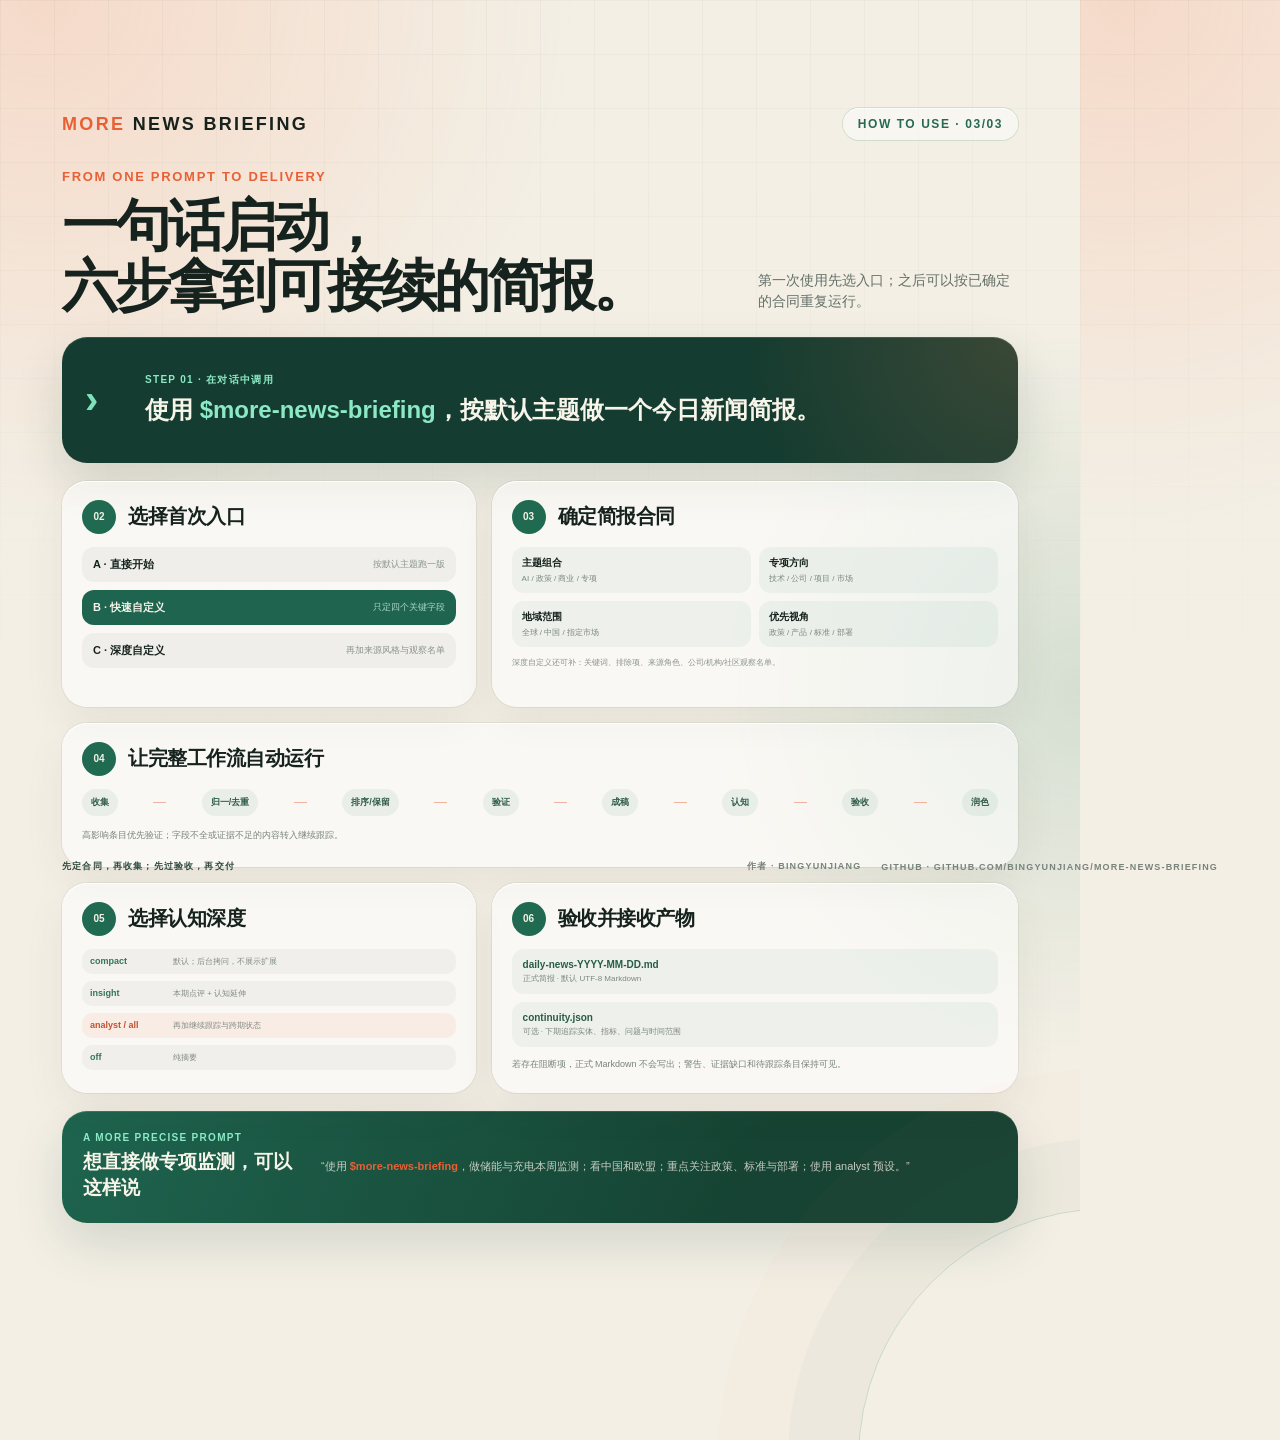
<file: poster/usage-v0.1.6.html>
<!doctype html>
<html lang="zh-CN">
  <head>
    <meta charset="UTF-8" />
    <meta name="viewport" content="width=1080, initial-scale=1" />
    <title>more-news-briefing v0.1.6 详细操作步骤海报</title>
    <link rel="stylesheet" href="./promo-v0.1.6.css" />
  </head>
  <body class="difference-page">
    <main class="campaign-poster operation-poster" aria-label="more-news-briefing 详细操作步骤海报">
      <header class="difference-topline">
        <p class="difference-brand"><span>more</span> news briefing</p>
        <p class="difference-version">How to use · 03/03</p>
      </header>

      <section class="operation-hero">
        <p class="difference-eyebrow">From one prompt to delivery</p>
        <h1>一句话启动，<br />六步拿到可接续的简报。</h1>
        <p>第一次使用先选入口；之后可以按已确定的合同重复运行。</p>
      </section>

      <section class="operation-prompt">
        <span class="prompt-caret">›</span>
        <div><p class="difference-micro">Step 01 · 在对话中调用</p><h2>使用 <code>$more-news-briefing</code>，按默认主题做一个今日新闻简报。</h2></div>
      </section>

      <section class="operation-grid" aria-label="六步操作流程">
        <article class="operation-card operation-card--gate">
          <div class="operation-head"><span>02</span><h2>选择首次入口</h2></div>
          <div class="gate-options">
            <p><b>A · 直接开始</b><small>按默认主题跑一版</small></p>
            <p class="gate-options__active"><b>B · 快速自定义</b><small>只定四个关键字段</small></p>
            <p><b>C · 深度自定义</b><small>再加来源风格与观察名单</small></p>
          </div>
        </article>

        <article class="operation-card operation-card--contract">
          <div class="operation-head"><span>03</span><h2>确定简报合同</h2></div>
          <div class="contract-grid">
            <p><b>主题组合</b><small>AI / 政策 / 商业 / 专项</small></p>
            <p><b>专项方向</b><small>技术 / 公司 / 项目 / 市场</small></p>
            <p><b>地域范围</b><small>全球 / 中国 / 指定市场</small></p>
            <p><b>优先视角</b><small>政策 / 产品 / 标准 / 部署</small></p>
          </div>
          <small class="contract-note">深度自定义还可补：关键词、排除项、来源角色、公司/机构/社区观察名单。</small>
        </article>

        <article class="operation-card operation-card--engine">
          <div class="operation-head"><span>04</span><h2>让完整工作流自动运行</h2></div>
          <div class="engine-flow">
            <span>收集</span><i></i><span>归一/去重</span><i></i><span>排序/保留</span><i></i><span>验证</span><i></i><span>成稿</span><i></i><span>认知</span><i></i><span>验收</span><i></i><span>润色</span>
          </div>
          <p>高影响条目优先验证；字段不全或证据不足的内容转入继续跟踪。</p>
        </article>

        <article class="operation-card operation-card--profile">
          <div class="operation-head"><span>05</span><h2>选择认知深度</h2></div>
          <div class="profile-table">
            <p><b>compact</b><span>默认；后台拷问，不展示扩展</span></p>
            <p><b>insight</b><span>本期点评 + 认知延伸</span></p>
            <p class="profile-table__active"><b>analyst / all</b><span>再加继续跟踪与跨期状态</span></p>
            <p><b>off</b><span>纯摘要</span></p>
          </div>
        </article>

        <article class="operation-card operation-card--delivery">
          <div class="operation-head"><span>06</span><h2>验收并接收产物</h2></div>
          <div class="artifact-grid">
            <div><b>daily-news-YYYY-MM-DD.md</b><span>正式简报 · 默认 UTF-8 Markdown</span></div>
            <div><b>continuity.json</b><span>可选 · 下期追踪实体、指标、问题与时间范围</span></div>
          </div>
          <p>若存在阻断项，正式 Markdown 不会写出；警告、证据缺口和待跟踪条目保持可见。</p>
        </article>
      </section>

      <section class="operation-example">
        <div><p class="difference-micro">A more precise prompt</p><h2>想直接做专项监测，可以这样说</h2></div>
        <p>“使用 <code>$more-news-briefing</code>，做储能与充电本周监测；看中国和欧盟；重点关注政策、标准与部署；使用 analyst 预设。”</p>
      </section>

      <footer class="difference-footer">
        <strong>先定合同，再收集；先过验收，再交付</strong>
        <span>作者 · bingyunjiang</span>
        <span>GitHub · github.com/bingyunjiang/more-news-briefing</span>
      </footer>
    </main>
  </body>
</html>
</file>
<file: poster/poster.css>
:root {
  --bg: #eef3ff;
  --panel: rgba(255, 255, 255, 0.84);
  --panel-strong: rgba(255, 255, 255, 0.96);
  --line: rgba(35, 61, 125, 0.12);
  --line-strong: rgba(35, 61, 125, 0.24);
  --text: #15213f;
  --muted: #5e6f96;
  --accent: #2f63ff;
  --accent-soft: rgba(47, 99, 255, 0.12);
  --shadow: 0 32px 80px rgba(40, 66, 130, 0.14);
  --font-sans: "Noto Sans SC", "PingFang SC", "Hiragino Sans GB",
    "Microsoft YaHei", sans-serif;
}

* {
  box-sizing: border-box;
}

body {
  margin: 0;
  min-height: 100vh;
  font-family: var(--font-sans);
  color: var(--text);
  background:
    radial-gradient(circle at top left, rgba(123, 166, 255, 0.45), transparent 32%),
    radial-gradient(circle at top right, rgba(112, 228, 215, 0.28), transparent 26%),
    linear-gradient(180deg, #f7faff 0%, var(--bg) 100%);
}

.poster-shell {
  min-height: 100vh;
  display: grid;
  place-items: center;
  padding: 40px 20px;
}

.poster {
  position: relative;
  width: min(100%, 960px);
  aspect-ratio: 4 / 5;
  overflow: hidden;
  border: 1px solid rgba(255, 255, 255, 0.72);
  border-radius: 36px;
  padding: 58px 56px 44px;
  background:
    linear-gradient(145deg, rgba(255, 255, 255, 0.96), rgba(247, 250, 255, 0.9)),
    var(--panel);
  box-shadow: var(--shadow);
  display: grid;
  grid-template-rows: auto auto auto auto auto auto;
  gap: 24px;
}

.poster::before {
  content: "";
  position: absolute;
  inset: 18px;
  border: 1px solid var(--line);
  border-radius: 28px;
  pointer-events: none;
}

.poster__glow {
  position: absolute;
  z-index: 0;
  filter: blur(4px);
  pointer-events: none;
}

.poster__glow--left {
  top: -60px;
  left: -40px;
  width: 300px;
  height: 300px;
  background: radial-gradient(circle, rgba(47, 99, 255, 0.2), transparent 68%);
}

.poster__glow--right {
  right: -80px;
  bottom: 110px;
  width: 320px;
  height: 320px;
  background: radial-gradient(circle, rgba(96, 221, 203, 0.18), transparent 70%);
}

.poster > * {
  position: relative;
  z-index: 1;
}

.hero__eyebrow,
.focus__label,
.action__label,
.footer__label {
  margin: 0 0 12px;
  font-size: 14px;
  font-weight: 700;
  letter-spacing: 0.12em;
  text-transform: uppercase;
  color: var(--accent);
}

.hero__title {
  margin: 0;
  max-width: 12ch;
  font-size: clamp(40px, 5vw, 68px);
  line-height: 1.08;
  letter-spacing: -0.04em;
}

.hero__tagline {
  margin: 18px 0 0;
  font-size: clamp(19px, 2vw, 24px);
  line-height: 1.45;
  color: var(--muted);
}

.overview,
.focus,
.footer {
  border: 1px solid var(--line);
  background: var(--panel-strong);
}

.overview {
  border-radius: 24px;
  padding: 24px 26px;
}

.overview__copy,
.focus__text,
.footer__link {
  margin: 0;
  font-size: 19px;
  line-height: 1.65;
}

.overview__brand {
  font-weight: 700;
  color: var(--accent);
}

.highlights {
  display: grid;
  grid-template-columns: repeat(2, minmax(0, 1fr));
  gap: 16px;
}

.highlight-card,
.action {
  border-radius: 24px;
  border: 1px solid var(--line);
  background:
    linear-gradient(180deg, rgba(255, 255, 255, 0.98), rgba(245, 249, 255, 0.92));
}

.highlight-card {
  min-height: 160px;
  padding: 22px 22px 18px;
  display: flex;
  flex-direction: column;
  justify-content: space-between;
}

.highlight-card__index {
  display: inline-flex;
  align-items: center;
  justify-content: center;
  width: 42px;
  height: 42px;
  border-radius: 999px;
  background: var(--accent-soft);
  color: var(--accent);
  font-size: 14px;
  font-weight: 800;
  letter-spacing: 0.08em;
}

.highlight-card__text {
  margin: 20px 0 0;
  font-size: 24px;
  line-height: 1.4;
  font-weight: 700;
  letter-spacing: -0.02em;
}

.focus {
  border-radius: 22px;
  padding: 20px 24px 22px;
}

.action {
  padding: 24px 26px 28px;
  border-color: var(--line-strong);
  background:
    linear-gradient(135deg, rgba(47, 99, 255, 0.08), rgba(96, 221, 203, 0.06)),
    var(--panel-strong);
}

.action__cta {
  margin: 0;
  font-size: clamp(24px, 2.3vw, 32px);
  line-height: 1.4;
  font-weight: 800;
  letter-spacing: -0.03em;
}

.action__cta span {
  color: var(--accent);
}

.footer {
  border-radius: 20px;
  padding: 18px 22px;
}

@media (max-width: 900px) {
  .poster {
    padding: 44px 28px 28px;
    aspect-ratio: auto;
  }

  .highlights {
    grid-template-columns: 1fr;
  }

  .highlight-card {
    min-height: 132px;
  }

  .highlight-card__text {
    font-size: 21px;
  }

  .overview__copy,
  .focus__text,
  .footer__link {
    font-size: 17px;
  }
}
</file>
<file: poster/promo-v0.1.5.css>
:root {
  --ink: #f5f7fb;
  --muted: #94a0b8;
  --dim: #5d6880;
  --night: #070a12;
  --panel: rgba(18, 23, 37, 0.94);
  --panel-soft: rgba(15, 20, 33, 0.76);
  --hairline: rgba(255, 255, 255, 0.09);
  --hairline-bright: rgba(255, 255, 255, 0.16);
  --mint: #39e7b0;
  --mint-deep: #17bc8b;
  --blue: #6f8cff;
  --amber: #ffc66d;
  --rose: #ff7f9e;
  --font-display: "Avenir Next", "PingFang SC", "Hiragino Sans GB", sans-serif;
  --font-text: "PingFang SC", "Hiragino Sans GB", "Microsoft YaHei", sans-serif;
}

* {
  box-sizing: border-box;
}

html,
body {
  width: 1080px;
  height: 1440px;
  margin: 0;
  overflow: hidden;
}

body {
  position: relative;
  color: var(--ink);
  background:
    radial-gradient(circle at 12% 2%, rgba(57, 231, 176, 0.14), transparent 28%),
    radial-gradient(circle at 96% 30%, rgba(111, 140, 255, 0.15), transparent 31%),
    linear-gradient(145deg, #070a12 0%, #090d17 55%, #070a12 100%);
  font-family: var(--font-text);
  -webkit-font-smoothing: antialiased;
}

body::before {
  content: "";
  position: fixed;
  inset: 0;
  pointer-events: none;
  background-image:
    linear-gradient(rgba(255, 255, 255, 0.025) 1px, transparent 1px),
    linear-gradient(90deg, rgba(255, 255, 255, 0.025) 1px, transparent 1px);
  background-size: 64px 64px;
  mask-image: linear-gradient(to bottom, black, transparent 76%);
}

.poster {
  position: relative;
  width: 1080px;
  height: 1440px;
  padding: 62px 66px 54px;
  overflow: hidden;
}

.poster::after {
  content: "";
  position: absolute;
  width: 460px;
  height: 460px;
  right: -230px;
  bottom: -230px;
  border-radius: 50%;
  border: 1px solid rgba(57, 231, 176, 0.15);
  box-shadow:
    0 0 0 70px rgba(57, 231, 176, 0.025),
    0 0 0 140px rgba(111, 140, 255, 0.018);
}

.topline,
.footer {
  display: flex;
  align-items: center;
  justify-content: space-between;
}

.topline {
  position: relative;
  z-index: 3;
  margin-bottom: 32px;
}

.brand,
.version,
.eyebrow,
.micro-label,
.footer {
  font-family: var(--font-display);
  text-transform: uppercase;
  letter-spacing: 0.14em;
}

.brand {
  margin: 0;
  color: var(--ink);
  font-size: 18px;
  font-weight: 700;
}

.brand span {
  color: var(--mint);
}

.version {
  margin: 0;
  padding: 10px 16px;
  border-radius: 999px;
  color: var(--mint);
  background: rgba(57, 231, 176, 0.08);
  box-shadow:
    inset 0 1px 0 rgba(255, 255, 255, 0.08),
    0 0 0 1px rgba(57, 231, 176, 0.2);
  font-size: 13px;
  font-weight: 700;
}

.hero {
  display: grid;
  grid-template-columns: 1.15fr 0.85fr;
  gap: 34px;
  align-items: end;
  margin-bottom: 34px;
}

.hero--usage {
  grid-template-columns: 1fr;
  margin-bottom: 30px;
}

.eyebrow {
  margin: 0 0 16px;
  color: var(--mint);
  font-size: 14px;
  font-weight: 800;
}

h1 {
  margin: 0;
  font-family: var(--font-display);
  font-size: 67px;
  line-height: 1.07;
  letter-spacing: -0.055em;
  font-weight: 800;
}

.hero--usage h1 {
  max-width: none;
  font-size: 68px;
}

.lead {
  margin: 22px 0 0;
  max-width: 25em;
  color: var(--muted);
  font-size: 21px;
  line-height: 1.64;
}

.signal-panel-shell,
.card-shell,
.prompt-shell,
.delivery-shell {
  padding: 7px;
  border-radius: 30px;
  background: rgba(255, 255, 255, 0.035);
  box-shadow: 0 0 0 1px rgba(255, 255, 255, 0.055);
}

.signal-panel,
.card,
.prompt,
.delivery {
  border-radius: 24px;
  background:
    linear-gradient(145deg, rgba(255, 255, 255, 0.035), transparent 50%),
    var(--panel);
  box-shadow:
    inset 0 1px 0 rgba(255, 255, 255, 0.08),
    0 20px 60px rgba(0, 0, 0, 0.16);
}

.signal-panel {
  padding: 24px 23px;
}

.signal-head,
.signal-row,
.step-head,
.delivery-row {
  display: flex;
  align-items: center;
}

.signal-head {
  justify-content: space-between;
  margin-bottom: 14px;
  font-size: 13px;
  color: var(--dim);
}

.signal-head strong {
  color: var(--ink);
  font-size: 15px;
}

.signal-row {
  gap: 12px;
  padding: 15px 0;
  border-top: 1px solid var(--hairline);
}

.signal-row p {
  flex: 1;
  margin: 0;
  font-size: 15px;
  font-weight: 650;
}

.tag {
  min-width: 50px;
  padding: 7px 8px;
  border-radius: 8px;
  text-align: center;
  font-size: 11px;
  font-weight: 800;
}

.tag--ai {
  color: #b5c0ff;
  background: rgba(111, 140, 255, 0.14);
}

.tag--policy {
  color: var(--amber);
  background: rgba(255, 198, 109, 0.12);
}

.tag--watch {
  color: var(--rose);
  background: rgba(255, 127, 158, 0.12);
}

.status {
  flex: 0 0 auto;
  padding: 6px 8px;
  border-radius: 7px;
  color: var(--mint);
  background: rgba(57, 231, 176, 0.08);
  font-size: 10px;
  font-style: normal;
  font-weight: 800;
}

.status--watch {
  color: var(--amber);
  background: rgba(255, 198, 109, 0.09);
}

.pipeline {
  position: relative;
  margin-bottom: 32px;
  padding: 17px 22px;
  border-radius: 20px;
  display: flex;
  align-items: center;
  justify-content: space-between;
  gap: 10px;
  color: var(--muted);
  background: rgba(9, 13, 23, 0.72);
  box-shadow:
    inset 0 1px 0 rgba(255, 255, 255, 0.06),
    0 0 0 1px rgba(255, 255, 255, 0.07);
  font-size: 14px;
  font-weight: 650;
}

.pipeline b {
  color: var(--mint);
  font-weight: 800;
}

.pipeline i {
  width: 22px;
  height: 1px;
  background: linear-gradient(90deg, var(--dim), rgba(93, 104, 128, 0.15));
}

.features {
  display: grid;
  grid-template-columns: 1.18fr 0.82fr;
  grid-template-rows: repeat(3, 160px);
  gap: 17px;
  margin-bottom: 28px;
}

.card-shell:nth-child(2),
.card-shell:nth-child(3),
.card-shell:nth-child(6) {
  transform: translateY(9px);
}

.card {
  height: 100%;
  padding: 21px 22px;
  display: grid;
  grid-template-columns: auto 1fr;
  grid-template-rows: auto 1fr;
  column-gap: 16px;
}

.card__num,
.step-num {
  display: inline-flex;
  align-items: center;
  justify-content: center;
  flex: 0 0 auto;
  width: 40px;
  height: 40px;
  border-radius: 50%;
  font-family: var(--font-display);
  color: var(--night);
  background: var(--mint);
  font-size: 13px;
  font-weight: 900;
  box-shadow: 0 8px 28px rgba(57, 231, 176, 0.2);
}

.card h2 {
  align-self: center;
  margin: 0;
  font-family: var(--font-display);
  font-size: 25px;
  letter-spacing: -0.03em;
}

.card p {
  grid-column: 2;
  align-self: end;
  margin: 6px 0 0;
  color: var(--muted);
  font-size: 15px;
  line-height: 1.55;
}

.output-strip {
  display: grid;
  grid-template-columns: 210px 1fr;
  gap: 18px;
  align-items: center;
  padding: 22px 24px;
  border-radius: 24px;
  background: linear-gradient(105deg, rgba(57, 231, 176, 0.1), rgba(111, 140, 255, 0.08));
  box-shadow:
    inset 0 1px 0 rgba(255, 255, 255, 0.08),
    0 0 0 1px rgba(57, 231, 176, 0.16);
}

.micro-label {
  margin: 0 0 8px;
  color: var(--mint);
  font-size: 12px;
  font-weight: 800;
}

.output-strip h2 {
  margin: 0;
  font-family: var(--font-display);
  font-size: 25px;
  line-height: 1.25;
}

.output-pills,
.choice-grid,
.topic-pills {
  display: flex;
  flex-wrap: wrap;
  gap: 10px;
}

.pill,
.choice,
.topic-pill {
  border-radius: 999px;
  color: #c9d1e2;
  background: rgba(255, 255, 255, 0.05);
  box-shadow:
    inset 0 1px 0 rgba(255, 255, 255, 0.07),
    0 0 0 1px rgba(255, 255, 255, 0.08);
}

.pill {
  padding: 11px 15px;
  font-size: 13px;
  font-weight: 650;
}

.footer {
  position: fixed;
  left: 66px;
  right: 66px;
  bottom: 35px;
  z-index: 2;
  color: var(--dim);
  font-size: 12px;
  font-weight: 650;
}

.footer strong {
  color: var(--ink);
  letter-spacing: 0.05em;
}

/* Usage poster */
.poster--feature .hero {
  margin-top: 74px;
}

.poster--feature .topline {
  position: fixed;
  top: 62px;
  left: 66px;
  right: 66px;
  margin: 0;
}

.poster--usage .hero--usage {
  margin-top: 74px;
  margin-bottom: 24px;
}

.poster--usage .topline {
  position: fixed;
  top: 62px;
  left: 66px;
  right: 66px;
  margin: 0;
}

.poster--usage .lead {
  margin-top: 16px;
  line-height: 1.5;
}

.usage-layout {
  display: grid;
  grid-template-columns: 1fr 0.92fr;
  gap: 20px;
  margin-bottom: 22px;
}

.prompt-shell {
  grid-column: 1 / -1;
}

.prompt {
  position: relative;
  min-height: 170px;
  padding: 26px 30px 28px 84px;
}

.prompt::before {
  content: ">";
  position: absolute;
  left: 29px;
  top: 28px;
  color: var(--mint);
  font-family: var(--font-display);
  font-size: 34px;
  font-weight: 800;
}

.prompt .micro-label {
  margin-bottom: 13px;
}

.prompt p:last-child {
  margin: 0;
  max-width: 25em;
  font-size: 27px;
  line-height: 1.46;
  font-weight: 700;
  letter-spacing: -0.02em;
}

.prompt code {
  color: var(--mint);
  font-family: var(--font-display);
}

.step-card {
  min-height: 194px;
  padding: 22px 24px;
  border-radius: 25px;
  background: var(--panel-soft);
  box-shadow:
    inset 0 1px 0 rgba(255, 255, 255, 0.07),
    0 0 0 1px rgba(255, 255, 255, 0.07);
}

.step-card--wide {
  grid-column: 1 / -1;
  min-height: 192px;
}

.step-head {
  gap: 14px;
  margin-bottom: 18px;
}

.step-head h2 {
  margin: 0;
  font-family: var(--font-display);
  font-size: 24px;
  letter-spacing: -0.03em;
}

.choice-grid {
  display: grid;
  grid-template-columns: 1fr;
  gap: 9px;
}

.choice {
  padding: 12px 14px;
  display: flex;
  justify-content: space-between;
  font-size: 14px;
  font-weight: 650;
}

.choice span {
  color: var(--dim);
  font-size: 12px;
}

.choice--active {
  color: var(--night);
  background: var(--mint);
  box-shadow: 0 12px 28px rgba(57, 231, 176, 0.18);
}

.choice--active span {
  color: rgba(7, 10, 18, 0.58);
}

.custom-list {
  display: grid;
  grid-template-columns: 1fr 1fr;
  gap: 10px;
}

.custom-item {
  min-height: 58px;
  padding: 11px 13px;
  border-radius: 15px;
  background: rgba(255, 255, 255, 0.04);
  box-shadow: inset 0 1px 0 rgba(255, 255, 255, 0.06);
}

.custom-item strong,
.custom-item span {
  display: block;
}

.custom-item strong {
  margin-bottom: 4px;
  color: var(--ink);
  font-size: 13px;
}

.custom-item span {
  color: var(--dim);
  font-size: 11px;
}

.delivery-shell {
  grid-column: 1 / -1;
}

.delivery {
  padding: 22px 24px;
}

.delivery-row {
  gap: 13px;
  padding: 10px 0;
  border-top: 1px solid var(--hairline);
  color: var(--muted);
  font-size: 14px;
}

.delivery-row:first-of-type {
  border-top: 0;
}

.delivery-row b {
  min-width: 78px;
  color: var(--ink);
}

.check {
  display: inline-flex;
  align-items: center;
  justify-content: center;
  width: 22px;
  height: 22px;
  border-radius: 50%;
  color: var(--night);
  background: var(--mint);
  font-size: 12px;
  font-weight: 900;
}

.topic-band {
  display: grid;
  grid-template-columns: 135px 1fr;
  gap: 16px;
  align-items: center;
  margin-bottom: 18px;
  padding: 18px 20px;
  border-radius: 21px;
  background: rgba(111, 140, 255, 0.07);
  box-shadow:
    inset 0 1px 0 rgba(255, 255, 255, 0.06),
    0 0 0 1px rgba(111, 140, 255, 0.14);
}

.topic-band .micro-label {
  margin: 0;
  color: #aeb9ff;
}

.topic-pill {
  padding: 8px 12px;
  color: #bac3d8;
  font-size: 12px;
}

.advanced {
  display: grid;
  grid-template-columns: 175px 1fr;
  gap: 20px;
  align-items: center;
  padding: 20px 22px;
  border-radius: 22px;
  background: linear-gradient(115deg, rgba(57, 231, 176, 0.1), rgba(111, 140, 255, 0.06));
  box-shadow:
    inset 0 1px 0 rgba(255, 255, 255, 0.08),
    0 0 0 1px rgba(57, 231, 176, 0.15);
}

.poster--usage .advanced {
  padding-top: 17px;
  padding-bottom: 17px;
}

.advanced h2 {
  margin: 0;
  font-family: var(--font-display);
  font-size: 21px;
}

.advanced p {
  margin: 0;
  color: var(--muted);
  font-size: 14px;
  line-height: 1.55;
}

.advanced code {
  color: var(--mint);
  font-family: var(--font-display);
  font-weight: 750;
}

@media print {
  @page {
    size: 1080px 1440px;
    margin: 0;
  }
}

/* Differentiation poster: editorial luxury + asymmetrical split */
.difference-page {
  color: #16221d;
  background:
    radial-gradient(circle at 4% 0%, rgba(255, 133, 87, 0.2), transparent 30%),
    radial-gradient(circle at 100% 48%, rgba(36, 125, 98, 0.14), transparent 28%),
    #f3efe5;
}

.difference-page::before {
  background-image:
    linear-gradient(rgba(31, 61, 49, 0.035) 1px, transparent 1px),
    linear-gradient(90deg, rgba(31, 61, 49, 0.035) 1px, transparent 1px);
  background-size: 54px 54px;
  mask-image: linear-gradient(to bottom, black, transparent 85%);
}

.difference-poster {
  position: relative;
  width: 1080px;
  height: 1440px;
  padding: 54px 62px 48px;
  overflow: hidden;
}

.difference-poster::before {
  content: "";
  position: absolute;
  width: 520px;
  height: 520px;
  right: -286px;
  bottom: -270px;
  border-radius: 50%;
  border: 1px solid rgba(36, 125, 98, 0.22);
  box-shadow:
    0 0 0 72px rgba(36, 125, 98, 0.035),
    0 0 0 145px rgba(255, 133, 87, 0.025);
}

.difference-topline,
.difference-footer {
  display: flex;
  align-items: center;
  justify-content: space-between;
}

.difference-topline {
  margin-bottom: 29px;
}

.difference-brand,
.difference-version,
.difference-eyebrow,
.difference-micro,
.tile-kicker,
.difference-footer {
  margin: 0;
  font-family: "Avenir Next", "PingFang SC", "Hiragino Sans GB", sans-serif;
  text-transform: uppercase;
  letter-spacing: 0.13em;
}

.difference-brand {
  font-size: 18px;
  font-weight: 750;
}

.difference-brand span {
  color: #e86035;
}

.difference-version {
  padding: 9px 15px;
  border-radius: 999px;
  color: #276a54;
  background: rgba(255, 255, 255, 0.46);
  box-shadow:
    inset 0 1px 0 rgba(255, 255, 255, 0.8),
    0 0 0 1px rgba(36, 125, 98, 0.16);
  font-size: 12px;
  font-weight: 800;
}

.difference-hero {
  display: grid;
  grid-template-columns: 1.16fr 0.84fr;
  column-gap: 44px;
  align-items: end;
  margin-bottom: 27px;
}

.difference-eyebrow {
  grid-column: 1 / -1;
  margin-bottom: 12px;
  color: #e86035;
  font-size: 13px;
  font-weight: 850;
}

.difference-hero h1 {
  margin: 0;
  font-family: "Avenir Next", "PingFang SC", "Hiragino Sans GB", sans-serif;
  font-size: 58px;
  line-height: 1.06;
  letter-spacing: -0.055em;
  font-weight: 820;
}

.difference-lead {
  margin: 0 0 2px;
  color: #59665f;
  font-size: 17px;
  line-height: 1.67;
}

.market-strip {
  display: grid;
  grid-template-columns: 160px 1fr 38px 205px;
  gap: 14px;
  align-items: center;
  min-height: 92px;
  margin-bottom: 21px;
  padding: 16px 18px;
  border-radius: 25px;
  background: rgba(255, 255, 255, 0.46);
  box-shadow:
    inset 0 1px 0 rgba(255, 255, 255, 0.92),
    0 18px 50px rgba(77, 68, 45, 0.08),
    0 0 0 1px rgba(70, 83, 73, 0.08);
}

.market-strip__label span,
.market-strip__label strong {
  display: block;
}

.market-strip__label span {
  margin-bottom: 5px;
  color: #8a938d;
  font-size: 11px;
  font-weight: 700;
}

.market-strip__label strong {
  font-size: 14px;
  line-height: 1.35;
}

.market-strip__label--ours strong {
  color: #176b50;
}

.market-pills {
  display: flex;
  flex-wrap: wrap;
  gap: 7px;
}

.market-pills span {
  padding: 7px 10px;
  border-radius: 999px;
  color: #647069;
  background: rgba(19, 37, 29, 0.045);
  font-size: 11px;
  font-weight: 680;
}

.market-arrow {
  color: #e86035;
  font-family: "Avenir Next", sans-serif;
  font-size: 26px;
  font-weight: 700;
}

.difference-grid {
  display: grid;
  grid-template-columns: 1.1fr 0.9fr;
  grid-template-rows: 316px 151px 151px;
  gap: 16px;
  margin-bottom: 20px;
}

.anatomy-shell {
  grid-row: 1 / span 2;
  padding: 7px;
  border-radius: 31px;
  background: rgba(24, 61, 47, 0.065);
  box-shadow: 0 0 0 1px rgba(25, 76, 56, 0.08);
}

.anatomy-card {
  height: 100%;
  padding: 24px 25px;
  border-radius: 25px;
  color: #f8f7f1;
  background:
    radial-gradient(circle at 100% 0%, rgba(255, 133, 87, 0.18), transparent 32%),
    #153c30;
  box-shadow:
    inset 0 1px 0 rgba(255, 255, 255, 0.13),
    0 22px 48px rgba(23, 60, 48, 0.16);
}

.anatomy-head {
  display: flex;
  align-items: flex-start;
  justify-content: space-between;
  gap: 16px;
  margin-bottom: 17px;
}

.difference-micro {
  margin-bottom: 6px;
  color: #e86035;
  font-size: 10px;
  font-weight: 850;
}

.anatomy-card .difference-micro {
  color: #7ee2bc;
}

.anatomy-head h2,
.difference-claim h2,
.difference-loop h2 {
  margin: 0;
  font-family: "Avenir Next", "PingFang SC", "Hiragino Sans GB", sans-serif;
  letter-spacing: -0.035em;
}

.anatomy-head h2 {
  font-size: 26px;
}

.signal-badge {
  flex: 0 0 auto;
  padding: 8px 10px;
  border-radius: 999px;
  color: #ffbf9e;
  background: rgba(255, 133, 87, 0.12);
  box-shadow: inset 0 0 0 1px rgba(255, 133, 87, 0.16);
  font-size: 10px;
  font-weight: 800;
}

.anatomy-row {
  display: grid;
  grid-template-columns: 31px 1fr;
  gap: 12px;
  align-items: start;
  padding: 14px 0;
  border-top: 1px solid rgba(255, 255, 255, 0.11);
}

.anatomy-row--accent {
  margin: 0 -10px;
  padding: 15px 10px;
  border-top-color: transparent;
  border-radius: 14px;
  background: rgba(255, 255, 255, 0.065);
}

.anatomy-index {
  display: inline-flex;
  align-items: center;
  justify-content: center;
  width: 30px;
  height: 30px;
  border-radius: 50%;
  color: #153c30;
  background: #7ee2bc;
  font-family: "Avenir Next", sans-serif;
  font-size: 10px;
  font-weight: 900;
}

.anatomy-row b,
.anatomy-row p {
  display: block;
}

.anatomy-row b {
  margin-bottom: 4px;
  font-size: 16px;
}

.anatomy-row p {
  margin: 0;
  color: rgba(244, 248, 245, 0.66);
  font-size: 12px;
  line-height: 1.52;
}

.evidence-bar {
  display: flex;
  align-items: center;
  justify-content: space-between;
  gap: 10px;
  margin-top: 15px;
  padding: 11px 13px;
  border-radius: 13px;
  color: #a7d8c5;
  background: rgba(4, 24, 17, 0.24);
  font-size: 10px;
  font-weight: 720;
}

.evidence-bar i {
  width: 4px;
  height: 4px;
  border-radius: 50%;
  background: #ff8c65;
}

.difference-claim,
.difference-tile {
  border-radius: 25px;
  background: rgba(255, 255, 255, 0.54);
  box-shadow:
    inset 0 1px 0 rgba(255, 255, 255, 0.95),
    0 16px 44px rgba(77, 68, 45, 0.07),
    0 0 0 1px rgba(70, 83, 73, 0.08);
}

.difference-claim {
  padding: 25px 25px 22px;
}

.difference-claim h2 {
  margin-bottom: 13px;
  font-size: 31px;
  line-height: 1.16;
}

.difference-claim > p:not(.difference-micro) {
  margin: 0;
  color: #66716a;
  font-size: 14px;
  line-height: 1.58;
}

.claim-rule {
  width: 52px;
  height: 3px;
  margin: 18px 0 13px;
  border-radius: 999px;
  background: linear-gradient(90deg, #e86035, #f4a27e);
}

.claim-points {
  display: grid;
  gap: 6px;
  margin-top: 15px;
}

.claim-points span {
  padding: 7px 9px;
  border-radius: 10px;
  color: #3d6656;
  background: rgba(36, 125, 98, 0.065);
  font-size: 9px;
  font-weight: 720;
}

.difference-claim small {
  color: #8a928d;
  font-size: 10px;
}

.difference-tile {
  padding: 19px 20px;
}

.tile-kicker {
  display: block;
  margin-bottom: 9px;
  color: #27755c;
  font-size: 9px;
  font-weight: 850;
}

.difference-tile h3 {
  margin: 0 0 7px;
  font-size: 17px;
  line-height: 1.35;
  letter-spacing: -0.025em;
}

.difference-tile p {
  margin: 0;
  color: #737c76;
  font-size: 11px;
  line-height: 1.48;
}

.difference-tile p b {
  color: #e86035;
}

.difference-tile--insight,
.difference-tile--gate,
.difference-tile--portable {
  transform: translateY(8px);
}

.difference-loop {
  display: grid;
  grid-template-columns: 205px 1fr;
  gap: 18px;
  align-items: center;
  min-height: 108px;
  padding: 18px 21px;
  border-radius: 25px;
  color: #f7f4ea;
  background: linear-gradient(112deg, #1e644e, #164333 72%);
  box-shadow:
    inset 0 1px 0 rgba(255, 255, 255, 0.13),
    0 20px 50px rgba(23, 60, 48, 0.14);
}

.difference-loop .difference-micro {
  color: #8ce9c6;
}

.difference-loop h2 {
  font-size: 23px;
  line-height: 1.25;
}

.loop-steps {
  display: flex;
  align-items: center;
  justify-content: space-between;
  gap: 7px;
  color: rgba(247, 244, 234, 0.82);
  font-size: 10px;
  font-weight: 720;
}

.loop-steps i {
  width: 18px;
  height: 1px;
  background: rgba(140, 233, 198, 0.4);
}

.difference-footer {
  position: fixed;
  left: 62px;
  right: 62px;
  bottom: 27px;
  display: grid;
  grid-template-columns: 1fr auto auto;
  column-gap: 20px;
  color: #78837c;
  font-size: 9px;
  font-weight: 720;
  white-space: nowrap;
}

.difference-footer strong {
  color: #314b40;
}

/* Campaign companions: capabilities + detailed operation */
.campaign-poster {
  position: relative;
  width: 1080px;
  height: 1440px;
  padding: 54px 62px 48px;
  overflow: hidden;
}

.campaign-poster::before {
  content: "";
  position: absolute;
  width: 500px;
  height: 500px;
  right: -280px;
  bottom: -270px;
  border-radius: 50%;
  border: 1px solid rgba(36, 125, 98, 0.2);
  box-shadow:
    0 0 0 70px rgba(36, 125, 98, 0.03),
    0 0 0 140px rgba(255, 133, 87, 0.022);
}

.capability-poster {
  padding-top: 108px;
}

.capability-poster .difference-topline {
  position: fixed;
  top: 54px;
  left: 62px;
  right: 62px;
  z-index: 3;
}

.campaign-hero {
  display: grid;
  grid-template-columns: 1.16fr 0.84fr;
  gap: 44px;
  align-items: end;
  margin: 26px 0 24px;
}

.campaign-hero h1,
.operation-hero h1 {
  margin: 0;
  font-family: "Avenir Next", "PingFang SC", "Hiragino Sans GB", sans-serif;
  font-size: 56px;
  line-height: 1.08;
  letter-spacing: -0.052em;
  font-weight: 820;
}

.campaign-hero > p {
  margin: 0 0 2px;
  color: #59665f;
  font-size: 16px;
  line-height: 1.65;
}

.capability-rail {
  display: grid;
  grid-template-columns: 1fr 30px 1.4fr 30px 1fr;
  gap: 10px;
  align-items: center;
  margin-bottom: 20px;
  padding: 15px 18px;
  border-radius: 23px;
  background: rgba(255, 255, 255, 0.52);
  box-shadow:
    inset 0 1px 0 rgba(255, 255, 255, 0.94),
    0 16px 42px rgba(77, 68, 45, 0.07),
    0 0 0 1px rgba(70, 83, 73, 0.08);
}

.capability-rail div span,
.capability-rail div b {
  display: block;
}

.capability-rail div span {
  margin-bottom: 4px;
  color: #e86035;
  font-family: "Avenir Next", sans-serif;
  font-size: 9px;
  font-weight: 850;
  letter-spacing: 0.12em;
}

.capability-rail div b {
  font-size: 11px;
  line-height: 1.4;
}

.capability-rail i {
  color: #e86035;
  font-size: 20px;
  font-style: normal;
  text-align: center;
}

.capability-rail__core {
  padding: 10px 13px;
  border-radius: 13px;
  color: #f6f3e9;
  background: #1c5a46;
}

.capability-rail__core span {
  color: #8ce9c6 !important;
}

.capability-grid {
  display: grid;
  grid-template-columns: 1.12fr 0.88fr;
  grid-template-rows: repeat(3, 185px);
  gap: 16px;
  margin-bottom: 20px;
}

.capability-card {
  position: relative;
  padding: 20px 21px;
  border-radius: 25px;
  background: rgba(255, 255, 255, 0.55);
  box-shadow:
    inset 0 1px 0 rgba(255, 255, 255, 0.95),
    0 17px 42px rgba(77, 68, 45, 0.07),
    0 0 0 1px rgba(70, 83, 73, 0.08);
}

.capability-card--contract,
.capability-card--cognition,
.capability-card--system {
  background:
    linear-gradient(135deg, rgba(36, 125, 98, 0.07), transparent 62%),
    rgba(255, 255, 255, 0.56);
}

.cap-num {
  position: absolute;
  top: 18px;
  right: 18px;
  display: inline-flex;
  align-items: center;
  justify-content: center;
  width: 34px;
  height: 34px;
  border-radius: 50%;
  color: #f5f1e7;
  background: #1f6a51;
  font-family: "Avenir Next", sans-serif;
  font-size: 10px;
  font-weight: 900;
}

.capability-card h2 {
  margin: 0 48px 11px 0;
  font-family: "Avenir Next", "PingFang SC", "Hiragino Sans GB", sans-serif;
  font-size: 23px;
  letter-spacing: -0.03em;
}

.capability-card > p {
  margin: 0;
  max-width: 94%;
  color: #6a746e;
  font-size: 12px;
  line-height: 1.55;
}

.capability-card small {
  display: block;
  margin-top: 13px;
  color: #8b948e;
  font-size: 9px;
}

.mini-pills,
.cognitive-map {
  display: flex;
  flex-wrap: wrap;
  gap: 6px;
  margin-top: 13px;
}

.mini-pills span,
.cognitive-map span {
  padding: 6px 9px;
  border-radius: 999px;
  color: #476357;
  background: rgba(36, 125, 98, 0.075);
  font-size: 9px;
  font-weight: 700;
}

.item-fields {
  display: flex;
  flex-wrap: wrap;
  gap: 6px;
  margin-bottom: 11px;
}

.item-fields span {
  padding: 6px 9px;
  border-radius: 9px;
  color: #5f6b64;
  background: rgba(19, 37, 29, 0.045);
  font-size: 9px;
  font-weight: 680;
}

.item-fields__accent {
  color: #b74b29 !important;
  background: rgba(232, 96, 53, 0.09) !important;
}

.delivery-list {
  display: grid;
  grid-template-columns: 1fr 1fr;
  gap: 7px;
  margin-bottom: 10px;
}

.delivery-list span {
  padding: 7px 9px;
  border-radius: 10px;
  color: #3f5d50;
  background: rgba(36, 125, 98, 0.065);
  font-size: 9px;
  font-weight: 720;
}

.profile-strip {
  display: grid;
  grid-template-columns: 230px 1fr;
  gap: 18px;
  align-items: center;
  min-height: 112px;
  padding: 18px 21px;
  border-radius: 25px;
  color: #f7f4ea;
  background: linear-gradient(112deg, #1e644e, #164333 72%);
  box-shadow:
    inset 0 1px 0 rgba(255, 255, 255, 0.13),
    0 20px 50px rgba(23, 60, 48, 0.14);
}

.profile-strip .difference-micro {
  color: #8ce9c6;
}

.profile-strip h2 {
  margin: 0;
  font-size: 20px;
}

.profile-options {
  display: grid;
  grid-template-columns: 1fr 1fr;
  gap: 8px;
}

.profile-options span {
  padding: 9px 11px;
  border-radius: 12px;
  color: rgba(247, 244, 234, 0.68);
  background: rgba(255, 255, 255, 0.06);
  font-size: 9px;
}

.profile-options b {
  margin-right: 6px;
  color: #8ce9c6;
}

.advantage-strip {
  display: grid;
  grid-template-columns: 255px 1fr;
  gap: 18px;
  align-items: center;
  min-height: 174px;
  padding: 19px 21px;
  border-radius: 25px;
  color: #f7f4ea;
  background:
    radial-gradient(circle at 100% 0%, rgba(255, 133, 87, 0.13), transparent 30%),
    linear-gradient(112deg, #1e644e, #164333 72%);
  box-shadow:
    inset 0 1px 0 rgba(255, 255, 255, 0.13),
    0 20px 50px rgba(23, 60, 48, 0.14);
}

.advantage-heading .difference-micro {
  color: #8ce9c6;
}

.advantage-heading h2 {
  margin: 5px 0 7px;
  font-size: 22px;
  line-height: 1.28;
}

.advantage-heading > p:last-child {
  margin: 0;
  color: rgba(247, 244, 234, 0.67);
  font-size: 9px;
  line-height: 1.5;
}

.advantage-content {
  display: grid;
  gap: 9px;
}

.advantage-grid {
  display: grid;
  grid-template-columns: repeat(3, 1fr);
  gap: 8px;
}

.advantage-grid article {
  min-height: 84px;
  padding: 10px 11px;
  border-radius: 13px;
  background: rgba(255, 255, 255, 0.065);
  box-shadow: inset 0 1px 0 rgba(255, 255, 255, 0.08);
}

.advantage-grid b,
.advantage-grid span {
  display: block;
}

.advantage-grid b {
  margin-bottom: 5px;
  color: #8ce9c6;
  font-family: "Avenir Next", sans-serif;
  font-size: 8px;
  letter-spacing: 0.1em;
}

.advantage-grid span {
  font-size: 11px;
  font-weight: 780;
}

.advantage-grid p {
  margin: 5px 0 0;
  color: rgba(247, 244, 234, 0.62);
  font-size: 8px;
  line-height: 1.4;
}

.advantage-compare {
  display: grid;
  grid-template-columns: auto auto 18px auto 1fr;
  gap: 7px;
  align-items: center;
  padding: 7px 10px;
  border-radius: 11px;
  background: rgba(10, 31, 24, 0.25);
  font-size: 8px;
}

.advantage-compare span {
  color: #8ce9c6;
  font-weight: 820;
}

.advantage-compare b {
  color: rgba(247, 244, 234, 0.74);
  font-weight: 650;
}

.advantage-compare i {
  color: #f0815d;
  font-style: normal;
  text-align: center;
}

/* Detailed operation poster */
.operation-poster {
  padding-top: 108px;
}

.operation-hero {
  display: grid;
  grid-template-columns: 1fr auto;
  column-gap: 30px;
  align-items: end;
  margin: 27px 0 20px;
}

.operation-hero .difference-eyebrow,
.operation-hero h1 {
  grid-column: 1;
}

.operation-hero > p:last-child {
  grid-column: 2;
  grid-row: 2;
  max-width: 260px;
  margin: 0 0 4px;
  color: #647069;
  font-size: 14px;
  line-height: 1.55;
}

.operation-prompt {
  display: grid;
  grid-template-columns: 46px 1fr;
  gap: 14px;
  align-items: center;
  min-height: 126px;
  margin-bottom: 18px;
  padding: 18px 23px;
  border-radius: 25px;
  color: #f7f4ea;
  background:
    radial-gradient(circle at 100% 0%, rgba(255, 133, 87, 0.16), transparent 28%),
    #153c30;
  box-shadow:
    inset 0 1px 0 rgba(255, 255, 255, 0.13),
    0 20px 48px rgba(23, 60, 48, 0.15);
}

.prompt-caret {
  color: #7ee2bc;
  font-family: "Avenir Next", sans-serif;
  font-size: 40px;
  font-weight: 800;
}

.operation-prompt .difference-micro {
  color: #8ce9c6;
}

.operation-prompt h2 {
  margin: 0;
  font-size: 24px;
  line-height: 1.42;
}

.operation-prompt code,
.operation-example code {
  color: #e86035;
  font-family: "Avenir Next", "PingFang SC", sans-serif;
  font-weight: 850;
}

.operation-prompt code {
  color: #8ce9c6;
}

.operation-grid {
  display: grid;
  grid-template-columns: 0.88fr 1.12fr;
  grid-template-rows: 226px 144px 210px;
  gap: 16px;
  margin-bottom: 18px;
}

.operation-card {
  padding: 19px 20px;
  border-radius: 25px;
  background: rgba(255, 255, 255, 0.56);
  box-shadow:
    inset 0 1px 0 rgba(255, 255, 255, 0.95),
    0 16px 42px rgba(77, 68, 45, 0.07),
    0 0 0 1px rgba(70, 83, 73, 0.08);
}

.operation-card--engine,
.operation-card--delivery {
  grid-column: 1 / -1;
}

.operation-card--profile,
.operation-card--delivery {
  grid-row: 3;
}

.operation-card--profile {
  grid-column: 1;
}

.operation-card--delivery {
  grid-column: 2;
}

.operation-head {
  display: flex;
  align-items: center;
  gap: 12px;
  margin-bottom: 13px;
}

.operation-head > span {
  display: inline-flex;
  align-items: center;
  justify-content: center;
  width: 34px;
  height: 34px;
  border-radius: 50%;
  color: #f5f1e7;
  background: #1f6a51;
  font-family: "Avenir Next", sans-serif;
  font-size: 10px;
  font-weight: 900;
}

.operation-head h2 {
  margin: 0;
  font-size: 20px;
  letter-spacing: -0.025em;
}

.gate-options {
  display: grid;
  gap: 8px;
}

.gate-options p {
  display: flex;
  align-items: center;
  justify-content: space-between;
  margin: 0;
  padding: 10px 11px;
  border-radius: 12px;
  background: rgba(19, 37, 29, 0.045);
}

.gate-options b {
  font-size: 11px;
}

.gate-options small {
  color: #8a938d;
  font-size: 9px;
}

.gate-options__active {
  color: #f6f3e9;
  background: #1e644e !important;
}

.gate-options__active small {
  color: #a9d8c6;
}

.contract-grid {
  display: grid;
  grid-template-columns: 1fr 1fr;
  gap: 8px;
}

.contract-grid p {
  margin: 0;
  padding: 9px 10px;
  border-radius: 12px;
  background: rgba(36, 125, 98, 0.06);
}

.contract-grid b,
.contract-grid small {
  display: block;
}

.contract-grid b {
  margin-bottom: 3px;
  font-size: 10px;
}

.contract-grid small {
  color: #7c8780;
  font-size: 8px;
}

.contract-note {
  display: block;
  margin-top: 10px;
  color: #89938d;
  font-size: 8px;
  line-height: 1.45;
}

.operation-card--engine {
  grid-row: 2;
}

.engine-flow {
  display: flex;
  align-items: center;
  justify-content: space-between;
  gap: 6px;
  margin: 5px 0 13px;
}

.engine-flow span {
  padding: 7px 9px;
  border-radius: 999px;
  color: #315d4b;
  background: rgba(36, 125, 98, 0.075);
  font-size: 9px;
  font-weight: 720;
}

.engine-flow i {
  width: 13px;
  height: 1px;
  background: rgba(232, 96, 53, 0.45);
}

.operation-card--engine > p,
.operation-card--delivery > p {
  margin: 0;
  color: #77827b;
  font-size: 9px;
}

.profile-table {
  display: grid;
  gap: 7px;
}

.profile-table p {
  display: grid;
  grid-template-columns: 76px 1fr;
  gap: 7px;
  align-items: center;
  margin: 0;
  padding: 7px 8px;
  border-radius: 10px;
  background: rgba(19, 37, 29, 0.04);
}

.profile-table b {
  color: #31745b;
  font-size: 9px;
}

.profile-table span {
  color: #808b84;
  font-size: 8px;
}

.profile-table__active {
  background: rgba(232, 96, 53, 0.08) !important;
}

.profile-table__active b {
  color: #c4512e;
}

.artifact-grid {
  display: grid;
  gap: 8px;
  margin-bottom: 11px;
}

.artifact-grid div {
  padding: 10px 11px;
  border-radius: 12px;
  background: rgba(36, 125, 98, 0.06);
}

.artifact-grid b,
.artifact-grid span {
  display: block;
}

.artifact-grid b {
  margin-bottom: 3px;
  color: #285c48;
  font-family: "Avenir Next", sans-serif;
  font-size: 10px;
}

.artifact-grid span {
  color: #7d8781;
  font-size: 8px;
}

.operation-example {
  display: grid;
  grid-template-columns: 220px 1fr;
  gap: 18px;
  align-items: center;
  min-height: 112px;
  padding: 18px 21px;
  border-radius: 25px;
  color: #f7f4ea;
  background: linear-gradient(112deg, #1e644e, #164333 72%);
  box-shadow:
    inset 0 1px 0 rgba(255, 255, 255, 0.13),
    0 20px 50px rgba(23, 60, 48, 0.14);
}

.operation-example .difference-micro {
  color: #8ce9c6;
}

.operation-example h2 {
  margin: 0;
  font-size: 19px;
}

.operation-example > p {
  margin: 0;
  color: rgba(247, 244, 234, 0.78);
  font-size: 11px;
  line-height: 1.55;
}
</file>
<file: poster/promo-v0.1.6.css>
:root {
  --ink: #f5f7fb;
  --muted: #94a0b8;
  --dim: #5d6880;
  --night: #070a12;
  --panel: rgba(18, 23, 37, 0.94);
  --panel-soft: rgba(15, 20, 33, 0.76);
  --hairline: rgba(255, 255, 255, 0.09);
  --hairline-bright: rgba(255, 255, 255, 0.16);
  --mint: #39e7b0;
  --mint-deep: #17bc8b;
  --blue: #6f8cff;
  --amber: #ffc66d;
  --rose: #ff7f9e;
  --font-display: "Avenir Next", "PingFang SC", "Hiragino Sans GB", sans-serif;
  --font-text: "PingFang SC", "Hiragino Sans GB", "Microsoft YaHei", sans-serif;
}

* {
  box-sizing: border-box;
}

html,
body {
  width: 1080px;
  height: 1440px;
  margin: 0;
  overflow: hidden;
}

body {
  position: relative;
  color: var(--ink);
  background:
    radial-gradient(circle at 12% 2%, rgba(57, 231, 176, 0.14), transparent 28%),
    radial-gradient(circle at 96% 30%, rgba(111, 140, 255, 0.15), transparent 31%),
    linear-gradient(145deg, #070a12 0%, #090d17 55%, #070a12 100%);
  font-family: var(--font-text);
  -webkit-font-smoothing: antialiased;
}

body::before {
  content: "";
  position: fixed;
  inset: 0;
  pointer-events: none;
  background-image:
    linear-gradient(rgba(255, 255, 255, 0.025) 1px, transparent 1px),
    linear-gradient(90deg, rgba(255, 255, 255, 0.025) 1px, transparent 1px);
  background-size: 64px 64px;
  mask-image: linear-gradient(to bottom, black, transparent 76%);
}

.poster {
  position: relative;
  width: 1080px;
  height: 1440px;
  padding: 62px 66px 54px;
  overflow: hidden;
}

.poster::after {
  content: "";
  position: absolute;
  width: 460px;
  height: 460px;
  right: -230px;
  bottom: -230px;
  border-radius: 50%;
  border: 1px solid rgba(57, 231, 176, 0.15);
  box-shadow:
    0 0 0 70px rgba(57, 231, 176, 0.025),
    0 0 0 140px rgba(111, 140, 255, 0.018);
}

.topline,
.footer {
  display: flex;
  align-items: center;
  justify-content: space-between;
}

.topline {
  position: relative;
  z-index: 3;
  margin-bottom: 32px;
}

.brand,
.version,
.eyebrow,
.micro-label,
.footer {
  font-family: var(--font-display);
  text-transform: uppercase;
  letter-spacing: 0.14em;
}

.brand {
  margin: 0;
  color: var(--ink);
  font-size: 18px;
  font-weight: 700;
}

.brand span {
  color: var(--mint);
}

.version {
  margin: 0;
  padding: 10px 16px;
  border-radius: 999px;
  color: var(--mint);
  background: rgba(57, 231, 176, 0.08);
  box-shadow:
    inset 0 1px 0 rgba(255, 255, 255, 0.08),
    0 0 0 1px rgba(57, 231, 176, 0.2);
  font-size: 13px;
  font-weight: 700;
}

.hero {
  display: grid;
  grid-template-columns: 1.15fr 0.85fr;
  gap: 34px;
  align-items: end;
  margin-bottom: 34px;
}

.hero--usage {
  grid-template-columns: 1fr;
  margin-bottom: 30px;
}

.eyebrow {
  margin: 0 0 16px;
  color: var(--mint);
  font-size: 14px;
  font-weight: 800;
}

h1 {
  margin: 0;
  font-family: var(--font-display);
  font-size: 67px;
  line-height: 1.07;
  letter-spacing: -0.055em;
  font-weight: 800;
}

.hero--usage h1 {
  max-width: none;
  font-size: 68px;
}

.lead {
  margin: 22px 0 0;
  max-width: 25em;
  color: var(--muted);
  font-size: 21px;
  line-height: 1.64;
}

.signal-panel-shell,
.card-shell,
.prompt-shell,
.delivery-shell {
  padding: 7px;
  border-radius: 30px;
  background: rgba(255, 255, 255, 0.035);
  box-shadow: 0 0 0 1px rgba(255, 255, 255, 0.055);
}

.signal-panel,
.card,
.prompt,
.delivery {
  border-radius: 24px;
  background:
    linear-gradient(145deg, rgba(255, 255, 255, 0.035), transparent 50%),
    var(--panel);
  box-shadow:
    inset 0 1px 0 rgba(255, 255, 255, 0.08),
    0 20px 60px rgba(0, 0, 0, 0.16);
}

.signal-panel {
  padding: 24px 23px;
}

.signal-head,
.signal-row,
.step-head,
.delivery-row {
  display: flex;
  align-items: center;
}

.signal-head {
  justify-content: space-between;
  margin-bottom: 14px;
  font-size: 13px;
  color: var(--dim);
}

.signal-head strong {
  color: var(--ink);
  font-size: 15px;
}

.signal-row {
  gap: 12px;
  padding: 15px 0;
  border-top: 1px solid var(--hairline);
}

.signal-row p {
  flex: 1;
  margin: 0;
  font-size: 15px;
  font-weight: 650;
}

.tag {
  min-width: 50px;
  padding: 7px 8px;
  border-radius: 8px;
  text-align: center;
  font-size: 11px;
  font-weight: 800;
}

.tag--ai {
  color: #b5c0ff;
  background: rgba(111, 140, 255, 0.14);
}

.tag--policy {
  color: var(--amber);
  background: rgba(255, 198, 109, 0.12);
}

.tag--watch {
  color: var(--rose);
  background: rgba(255, 127, 158, 0.12);
}

.status {
  flex: 0 0 auto;
  padding: 6px 8px;
  border-radius: 7px;
  color: var(--mint);
  background: rgba(57, 231, 176, 0.08);
  font-size: 10px;
  font-style: normal;
  font-weight: 800;
}

.status--watch {
  color: var(--amber);
  background: rgba(255, 198, 109, 0.09);
}

.pipeline {
  position: relative;
  margin-bottom: 32px;
  padding: 17px 22px;
  border-radius: 20px;
  display: flex;
  align-items: center;
  justify-content: space-between;
  gap: 10px;
  color: var(--muted);
  background: rgba(9, 13, 23, 0.72);
  box-shadow:
    inset 0 1px 0 rgba(255, 255, 255, 0.06),
    0 0 0 1px rgba(255, 255, 255, 0.07);
  font-size: 14px;
  font-weight: 650;
}

.pipeline b {
  color: var(--mint);
  font-weight: 800;
}

.pipeline i {
  width: 22px;
  height: 1px;
  background: linear-gradient(90deg, var(--dim), rgba(93, 104, 128, 0.15));
}

.features {
  display: grid;
  grid-template-columns: 1.18fr 0.82fr;
  grid-template-rows: repeat(3, 160px);
  gap: 17px;
  margin-bottom: 28px;
}

.card-shell:nth-child(2),
.card-shell:nth-child(3),
.card-shell:nth-child(6) {
  transform: translateY(9px);
}

.card {
  height: 100%;
  padding: 21px 22px;
  display: grid;
  grid-template-columns: auto 1fr;
  grid-template-rows: auto 1fr;
  column-gap: 16px;
}

.card__num,
.step-num {
  display: inline-flex;
  align-items: center;
  justify-content: center;
  flex: 0 0 auto;
  width: 40px;
  height: 40px;
  border-radius: 50%;
  font-family: var(--font-display);
  color: var(--night);
  background: var(--mint);
  font-size: 13px;
  font-weight: 900;
  box-shadow: 0 8px 28px rgba(57, 231, 176, 0.2);
}

.card h2 {
  align-self: center;
  margin: 0;
  font-family: var(--font-display);
  font-size: 25px;
  letter-spacing: -0.03em;
}

.card p {
  grid-column: 2;
  align-self: end;
  margin: 6px 0 0;
  color: var(--muted);
  font-size: 15px;
  line-height: 1.55;
}

.output-strip {
  display: grid;
  grid-template-columns: 210px 1fr;
  gap: 18px;
  align-items: center;
  padding: 22px 24px;
  border-radius: 24px;
  background: linear-gradient(105deg, rgba(57, 231, 176, 0.1), rgba(111, 140, 255, 0.08));
  box-shadow:
    inset 0 1px 0 rgba(255, 255, 255, 0.08),
    0 0 0 1px rgba(57, 231, 176, 0.16);
}

.micro-label {
  margin: 0 0 8px;
  color: var(--mint);
  font-size: 12px;
  font-weight: 800;
}

.output-strip h2 {
  margin: 0;
  font-family: var(--font-display);
  font-size: 25px;
  line-height: 1.25;
}

.output-pills,
.choice-grid,
.topic-pills {
  display: flex;
  flex-wrap: wrap;
  gap: 10px;
}

.pill,
.choice,
.topic-pill {
  border-radius: 999px;
  color: #c9d1e2;
  background: rgba(255, 255, 255, 0.05);
  box-shadow:
    inset 0 1px 0 rgba(255, 255, 255, 0.07),
    0 0 0 1px rgba(255, 255, 255, 0.08);
}

.pill {
  padding: 11px 15px;
  font-size: 13px;
  font-weight: 650;
}

.footer {
  position: fixed;
  left: 66px;
  right: 66px;
  bottom: 35px;
  z-index: 2;
  color: var(--dim);
  font-size: 12px;
  font-weight: 650;
}

.footer strong {
  color: var(--ink);
  letter-spacing: 0.05em;
}

/* Usage poster */
.poster--feature .hero {
  margin-top: 74px;
}

.poster--feature .topline {
  position: fixed;
  top: 62px;
  left: 66px;
  right: 66px;
  margin: 0;
}

.poster--usage .hero--usage {
  margin-top: 74px;
  margin-bottom: 24px;
}

.poster--usage .topline {
  position: fixed;
  top: 62px;
  left: 66px;
  right: 66px;
  margin: 0;
}

.poster--usage .lead {
  margin-top: 16px;
  line-height: 1.5;
}

.usage-layout {
  display: grid;
  grid-template-columns: 1fr 0.92fr;
  gap: 20px;
  margin-bottom: 22px;
}

.prompt-shell {
  grid-column: 1 / -1;
}

.prompt {
  position: relative;
  min-height: 170px;
  padding: 26px 30px 28px 84px;
}

.prompt::before {
  content: ">";
  position: absolute;
  left: 29px;
  top: 28px;
  color: var(--mint);
  font-family: var(--font-display);
  font-size: 34px;
  font-weight: 800;
}

.prompt .micro-label {
  margin-bottom: 13px;
}

.prompt p:last-child {
  margin: 0;
  max-width: 25em;
  font-size: 27px;
  line-height: 1.46;
  font-weight: 700;
  letter-spacing: -0.02em;
}

.prompt code {
  color: var(--mint);
  font-family: var(--font-display);
}

.step-card {
  min-height: 194px;
  padding: 22px 24px;
  border-radius: 25px;
  background: var(--panel-soft);
  box-shadow:
    inset 0 1px 0 rgba(255, 255, 255, 0.07),
    0 0 0 1px rgba(255, 255, 255, 0.07);
}

.step-card--wide {
  grid-column: 1 / -1;
  min-height: 192px;
}

.step-head {
  gap: 14px;
  margin-bottom: 18px;
}

.step-head h2 {
  margin: 0;
  font-family: var(--font-display);
  font-size: 24px;
  letter-spacing: -0.03em;
}

.choice-grid {
  display: grid;
  grid-template-columns: 1fr;
  gap: 9px;
}

.choice {
  padding: 12px 14px;
  display: flex;
  justify-content: space-between;
  font-size: 14px;
  font-weight: 650;
}

.choice span {
  color: var(--dim);
  font-size: 12px;
}

.choice--active {
  color: var(--night);
  background: var(--mint);
  box-shadow: 0 12px 28px rgba(57, 231, 176, 0.18);
}

.choice--active span {
  color: rgba(7, 10, 18, 0.58);
}

.custom-list {
  display: grid;
  grid-template-columns: 1fr 1fr;
  gap: 10px;
}

.custom-item {
  min-height: 58px;
  padding: 11px 13px;
  border-radius: 15px;
  background: rgba(255, 255, 255, 0.04);
  box-shadow: inset 0 1px 0 rgba(255, 255, 255, 0.06);
}

.custom-item strong,
.custom-item span {
  display: block;
}

.custom-item strong {
  margin-bottom: 4px;
  color: var(--ink);
  font-size: 13px;
}

.custom-item span {
  color: var(--dim);
  font-size: 11px;
}

.delivery-shell {
  grid-column: 1 / -1;
}

.delivery {
  padding: 22px 24px;
}

.delivery-row {
  gap: 13px;
  padding: 10px 0;
  border-top: 1px solid var(--hairline);
  color: var(--muted);
  font-size: 14px;
}

.delivery-row:first-of-type {
  border-top: 0;
}

.delivery-row b {
  min-width: 78px;
  color: var(--ink);
}

.check {
  display: inline-flex;
  align-items: center;
  justify-content: center;
  width: 22px;
  height: 22px;
  border-radius: 50%;
  color: var(--night);
  background: var(--mint);
  font-size: 12px;
  font-weight: 900;
}

.topic-band {
  display: grid;
  grid-template-columns: 135px 1fr;
  gap: 16px;
  align-items: center;
  margin-bottom: 18px;
  padding: 18px 20px;
  border-radius: 21px;
  background: rgba(111, 140, 255, 0.07);
  box-shadow:
    inset 0 1px 0 rgba(255, 255, 255, 0.06),
    0 0 0 1px rgba(111, 140, 255, 0.14);
}

.topic-band .micro-label {
  margin: 0;
  color: #aeb9ff;
}

.topic-pill {
  padding: 8px 12px;
  color: #bac3d8;
  font-size: 12px;
}

.advanced {
  display: grid;
  grid-template-columns: 175px 1fr;
  gap: 20px;
  align-items: center;
  padding: 20px 22px;
  border-radius: 22px;
  background: linear-gradient(115deg, rgba(57, 231, 176, 0.1), rgba(111, 140, 255, 0.06));
  box-shadow:
    inset 0 1px 0 rgba(255, 255, 255, 0.08),
    0 0 0 1px rgba(57, 231, 176, 0.15);
}

.poster--usage .advanced {
  padding-top: 17px;
  padding-bottom: 17px;
}

.advanced h2 {
  margin: 0;
  font-family: var(--font-display);
  font-size: 21px;
}

.advanced p {
  margin: 0;
  color: var(--muted);
  font-size: 14px;
  line-height: 1.55;
}

.advanced code {
  color: var(--mint);
  font-family: var(--font-display);
  font-weight: 750;
}

@media print {
  @page {
    size: 1080px 1440px;
    margin: 0;
  }
}

/* Differentiation poster: editorial luxury + asymmetrical split */
.difference-page {
  color: #16221d;
  background:
    radial-gradient(circle at 4% 0%, rgba(255, 133, 87, 0.2), transparent 30%),
    radial-gradient(circle at 100% 48%, rgba(36, 125, 98, 0.14), transparent 28%),
    #f3efe5;
}

.difference-page::before {
  background-image:
    linear-gradient(rgba(31, 61, 49, 0.035) 1px, transparent 1px),
    linear-gradient(90deg, rgba(31, 61, 49, 0.035) 1px, transparent 1px);
  background-size: 54px 54px;
  mask-image: linear-gradient(to bottom, black, transparent 85%);
}

.difference-poster {
  position: relative;
  width: 1080px;
  height: 1440px;
  padding: 54px 62px 48px;
  overflow: hidden;
}

.difference-poster::before {
  content: "";
  position: absolute;
  width: 520px;
  height: 520px;
  right: -286px;
  bottom: -270px;
  border-radius: 50%;
  border: 1px solid rgba(36, 125, 98, 0.22);
  box-shadow:
    0 0 0 72px rgba(36, 125, 98, 0.035),
    0 0 0 145px rgba(255, 133, 87, 0.025);
}

.difference-topline,
.difference-footer {
  display: flex;
  align-items: center;
  justify-content: space-between;
}

.difference-topline {
  margin-bottom: 29px;
}

.difference-brand,
.difference-version,
.difference-eyebrow,
.difference-micro,
.tile-kicker,
.difference-footer {
  margin: 0;
  font-family: "Avenir Next", "PingFang SC", "Hiragino Sans GB", sans-serif;
  text-transform: uppercase;
  letter-spacing: 0.13em;
}

.difference-brand {
  font-size: 18px;
  font-weight: 750;
}

.difference-brand span {
  color: #e86035;
}

.difference-version {
  padding: 9px 15px;
  border-radius: 999px;
  color: #276a54;
  background: rgba(255, 255, 255, 0.46);
  box-shadow:
    inset 0 1px 0 rgba(255, 255, 255, 0.8),
    0 0 0 1px rgba(36, 125, 98, 0.16);
  font-size: 12px;
  font-weight: 800;
}

.difference-hero {
  display: grid;
  grid-template-columns: 1.16fr 0.84fr;
  column-gap: 44px;
  align-items: end;
  margin-bottom: 27px;
}

.difference-eyebrow {
  grid-column: 1 / -1;
  margin-bottom: 12px;
  color: #e86035;
  font-size: 13px;
  font-weight: 850;
}

.difference-hero h1 {
  margin: 0;
  font-family: "Avenir Next", "PingFang SC", "Hiragino Sans GB", sans-serif;
  font-size: 58px;
  line-height: 1.06;
  letter-spacing: -0.055em;
  font-weight: 820;
}

.difference-lead {
  margin: 0 0 2px;
  color: #59665f;
  font-size: 17px;
  line-height: 1.67;
}

.market-strip {
  display: grid;
  grid-template-columns: 160px 1fr 38px 205px;
  gap: 14px;
  align-items: center;
  min-height: 92px;
  margin-bottom: 21px;
  padding: 16px 18px;
  border-radius: 25px;
  background: rgba(255, 255, 255, 0.46);
  box-shadow:
    inset 0 1px 0 rgba(255, 255, 255, 0.92),
    0 18px 50px rgba(77, 68, 45, 0.08),
    0 0 0 1px rgba(70, 83, 73, 0.08);
}

.market-strip__label span,
.market-strip__label strong {
  display: block;
}

.market-strip__label span {
  margin-bottom: 5px;
  color: #8a938d;
  font-size: 11px;
  font-weight: 700;
}

.market-strip__label strong {
  font-size: 14px;
  line-height: 1.35;
}

.market-strip__label--ours strong {
  color: #176b50;
}

.market-pills {
  display: flex;
  flex-wrap: wrap;
  gap: 7px;
}

.market-pills span {
  padding: 7px 10px;
  border-radius: 999px;
  color: #647069;
  background: rgba(19, 37, 29, 0.045);
  font-size: 11px;
  font-weight: 680;
}

.market-arrow {
  color: #e86035;
  font-family: "Avenir Next", sans-serif;
  font-size: 26px;
  font-weight: 700;
}

.difference-grid {
  display: grid;
  grid-template-columns: 1.1fr 0.9fr;
  grid-template-rows: 316px 151px 151px;
  gap: 16px;
  margin-bottom: 20px;
}

.anatomy-shell {
  grid-row: 1 / span 2;
  padding: 7px;
  border-radius: 31px;
  background: rgba(24, 61, 47, 0.065);
  box-shadow: 0 0 0 1px rgba(25, 76, 56, 0.08);
}

.anatomy-card {
  height: 100%;
  padding: 24px 25px;
  border-radius: 25px;
  color: #f8f7f1;
  background:
    radial-gradient(circle at 100% 0%, rgba(255, 133, 87, 0.18), transparent 32%),
    #153c30;
  box-shadow:
    inset 0 1px 0 rgba(255, 255, 255, 0.13),
    0 22px 48px rgba(23, 60, 48, 0.16);
}

.anatomy-head {
  display: flex;
  align-items: flex-start;
  justify-content: space-between;
  gap: 16px;
  margin-bottom: 17px;
}

.difference-micro {
  margin-bottom: 6px;
  color: #e86035;
  font-size: 10px;
  font-weight: 850;
}

.anatomy-card .difference-micro {
  color: #7ee2bc;
}

.anatomy-head h2,
.difference-claim h2,
.difference-loop h2 {
  margin: 0;
  font-family: "Avenir Next", "PingFang SC", "Hiragino Sans GB", sans-serif;
  letter-spacing: -0.035em;
}

.anatomy-head h2 {
  font-size: 26px;
}

.signal-badge {
  flex: 0 0 auto;
  padding: 8px 10px;
  border-radius: 999px;
  color: #ffbf9e;
  background: rgba(255, 133, 87, 0.12);
  box-shadow: inset 0 0 0 1px rgba(255, 133, 87, 0.16);
  font-size: 10px;
  font-weight: 800;
}

.anatomy-row {
  display: grid;
  grid-template-columns: 31px 1fr;
  gap: 12px;
  align-items: start;
  padding: 14px 0;
  border-top: 1px solid rgba(255, 255, 255, 0.11);
}

.anatomy-row--accent {
  margin: 0 -10px;
  padding: 15px 10px;
  border-top-color: transparent;
  border-radius: 14px;
  background: rgba(255, 255, 255, 0.065);
}

.anatomy-index {
  display: inline-flex;
  align-items: center;
  justify-content: center;
  width: 30px;
  height: 30px;
  border-radius: 50%;
  color: #153c30;
  background: #7ee2bc;
  font-family: "Avenir Next", sans-serif;
  font-size: 10px;
  font-weight: 900;
}

.anatomy-row b,
.anatomy-row p {
  display: block;
}

.anatomy-row b {
  margin-bottom: 4px;
  font-size: 16px;
}

.anatomy-row p {
  margin: 0;
  color: rgba(244, 248, 245, 0.66);
  font-size: 12px;
  line-height: 1.52;
}

.evidence-bar {
  display: flex;
  align-items: center;
  justify-content: space-between;
  gap: 10px;
  margin-top: 15px;
  padding: 11px 13px;
  border-radius: 13px;
  color: #a7d8c5;
  background: rgba(4, 24, 17, 0.24);
  font-size: 10px;
  font-weight: 720;
}

.evidence-bar i {
  width: 4px;
  height: 4px;
  border-radius: 50%;
  background: #ff8c65;
}

.difference-claim,
.difference-tile {
  border-radius: 25px;
  background: rgba(255, 255, 255, 0.54);
  box-shadow:
    inset 0 1px 0 rgba(255, 255, 255, 0.95),
    0 16px 44px rgba(77, 68, 45, 0.07),
    0 0 0 1px rgba(70, 83, 73, 0.08);
}

.difference-claim {
  padding: 25px 25px 22px;
}

.difference-claim h2 {
  margin-bottom: 13px;
  font-size: 31px;
  line-height: 1.16;
}

.difference-claim > p:not(.difference-micro) {
  margin: 0;
  color: #66716a;
  font-size: 14px;
  line-height: 1.58;
}

.claim-rule {
  width: 52px;
  height: 3px;
  margin: 18px 0 13px;
  border-radius: 999px;
  background: linear-gradient(90deg, #e86035, #f4a27e);
}

.claim-points {
  display: grid;
  gap: 6px;
  margin-top: 15px;
}

.claim-points span {
  padding: 7px 9px;
  border-radius: 10px;
  color: #3d6656;
  background: rgba(36, 125, 98, 0.065);
  font-size: 9px;
  font-weight: 720;
}

.difference-claim small {
  color: #8a928d;
  font-size: 10px;
}

.difference-tile {
  padding: 19px 20px;
}

.tile-kicker {
  display: block;
  margin-bottom: 9px;
  color: #27755c;
  font-size: 9px;
  font-weight: 850;
}

.difference-tile h3 {
  margin: 0 0 7px;
  font-size: 17px;
  line-height: 1.35;
  letter-spacing: -0.025em;
}

.difference-tile p {
  margin: 0;
  color: #737c76;
  font-size: 11px;
  line-height: 1.48;
}

.difference-tile p b {
  color: #e86035;
}

.difference-tile--insight,
.difference-tile--gate,
.difference-tile--portable {
  transform: translateY(8px);
}

.difference-loop {
  display: grid;
  grid-template-columns: 205px 1fr;
  gap: 18px;
  align-items: center;
  min-height: 108px;
  padding: 18px 21px;
  border-radius: 25px;
  color: #f7f4ea;
  background: linear-gradient(112deg, #1e644e, #164333 72%);
  box-shadow:
    inset 0 1px 0 rgba(255, 255, 255, 0.13),
    0 20px 50px rgba(23, 60, 48, 0.14);
}

.difference-loop .difference-micro {
  color: #8ce9c6;
}

.difference-loop h2 {
  font-size: 23px;
  line-height: 1.25;
}

.loop-steps {
  display: flex;
  align-items: center;
  justify-content: space-between;
  gap: 7px;
  color: rgba(247, 244, 234, 0.82);
  font-size: 10px;
  font-weight: 720;
}

.loop-steps i {
  width: 18px;
  height: 1px;
  background: rgba(140, 233, 198, 0.4);
}

.difference-footer {
  position: fixed;
  left: 62px;
  right: 62px;
  bottom: 27px;
  display: grid;
  grid-template-columns: 1fr auto auto;
  column-gap: 20px;
  color: #78837c;
  font-size: 9px;
  font-weight: 720;
  white-space: nowrap;
}

.difference-footer strong {
  color: #314b40;
}

/* Campaign companions: capabilities + detailed operation */
.campaign-poster {
  position: relative;
  width: 1080px;
  height: 1440px;
  padding: 54px 62px 48px;
  overflow: hidden;
}

.campaign-poster::before {
  content: "";
  position: absolute;
  width: 500px;
  height: 500px;
  right: -280px;
  bottom: -270px;
  border-radius: 50%;
  border: 1px solid rgba(36, 125, 98, 0.2);
  box-shadow:
    0 0 0 70px rgba(36, 125, 98, 0.03),
    0 0 0 140px rgba(255, 133, 87, 0.022);
}

.capability-poster {
  padding-top: 108px;
}

.capability-poster .difference-topline {
  position: fixed;
  top: 54px;
  left: 62px;
  right: 62px;
  z-index: 3;
}

.campaign-hero {
  display: grid;
  grid-template-columns: 1.16fr 0.84fr;
  gap: 44px;
  align-items: end;
  margin: 26px 0 24px;
}

.campaign-hero h1,
.operation-hero h1 {
  margin: 0;
  font-family: "Avenir Next", "PingFang SC", "Hiragino Sans GB", sans-serif;
  font-size: 56px;
  line-height: 1.08;
  letter-spacing: -0.052em;
  font-weight: 820;
}

.campaign-hero > p {
  margin: 0 0 2px;
  color: #59665f;
  font-size: 16px;
  line-height: 1.65;
}

.capability-rail {
  display: grid;
  grid-template-columns: 1fr 30px 1.4fr 30px 1fr;
  gap: 10px;
  align-items: center;
  margin-bottom: 20px;
  padding: 15px 18px;
  border-radius: 23px;
  background: rgba(255, 255, 255, 0.52);
  box-shadow:
    inset 0 1px 0 rgba(255, 255, 255, 0.94),
    0 16px 42px rgba(77, 68, 45, 0.07),
    0 0 0 1px rgba(70, 83, 73, 0.08);
}

.capability-rail div span,
.capability-rail div b {
  display: block;
}

.capability-rail div span {
  margin-bottom: 4px;
  color: #e86035;
  font-family: "Avenir Next", sans-serif;
  font-size: 9px;
  font-weight: 850;
  letter-spacing: 0.12em;
}

.capability-rail div b {
  font-size: 11px;
  line-height: 1.4;
}

.capability-rail i {
  color: #e86035;
  font-size: 20px;
  font-style: normal;
  text-align: center;
}

.capability-rail__core {
  padding: 10px 13px;
  border-radius: 13px;
  color: #f6f3e9;
  background: #1c5a46;
}

.capability-rail__core span {
  color: #8ce9c6 !important;
}

.capability-grid {
  display: grid;
  grid-template-columns: 1.12fr 0.88fr;
  grid-template-rows: repeat(3, 185px);
  gap: 16px;
  margin-bottom: 20px;
}

.capability-card {
  position: relative;
  padding: 20px 21px;
  border-radius: 25px;
  background: rgba(255, 255, 255, 0.55);
  box-shadow:
    inset 0 1px 0 rgba(255, 255, 255, 0.95),
    0 17px 42px rgba(77, 68, 45, 0.07),
    0 0 0 1px rgba(70, 83, 73, 0.08);
}

.capability-card--contract,
.capability-card--cognition,
.capability-card--system {
  background:
    linear-gradient(135deg, rgba(36, 125, 98, 0.07), transparent 62%),
    rgba(255, 255, 255, 0.56);
}

.cap-num {
  position: absolute;
  top: 18px;
  right: 18px;
  display: inline-flex;
  align-items: center;
  justify-content: center;
  width: 34px;
  height: 34px;
  border-radius: 50%;
  color: #f5f1e7;
  background: #1f6a51;
  font-family: "Avenir Next", sans-serif;
  font-size: 10px;
  font-weight: 900;
}

.capability-card h2 {
  margin: 0 48px 11px 0;
  font-family: "Avenir Next", "PingFang SC", "Hiragino Sans GB", sans-serif;
  font-size: 23px;
  letter-spacing: -0.03em;
}

.capability-card > p {
  margin: 0;
  max-width: 94%;
  color: #6a746e;
  font-size: 12px;
  line-height: 1.55;
}

.capability-card small {
  display: block;
  margin-top: 13px;
  color: #8b948e;
  font-size: 9px;
}

.mini-pills,
.cognitive-map {
  display: flex;
  flex-wrap: wrap;
  gap: 6px;
  margin-top: 13px;
}

.mini-pills span,
.cognitive-map span {
  padding: 6px 9px;
  border-radius: 999px;
  color: #476357;
  background: rgba(36, 125, 98, 0.075);
  font-size: 9px;
  font-weight: 700;
}

.item-fields {
  display: flex;
  flex-wrap: wrap;
  gap: 6px;
  margin-bottom: 11px;
}

.item-fields span {
  padding: 6px 9px;
  border-radius: 9px;
  color: #5f6b64;
  background: rgba(19, 37, 29, 0.045);
  font-size: 9px;
  font-weight: 680;
}

.item-fields__accent {
  color: #b74b29 !important;
  background: rgba(232, 96, 53, 0.09) !important;
}

.delivery-list {
  display: grid;
  grid-template-columns: 1fr 1fr;
  gap: 7px;
  margin-bottom: 10px;
}

.delivery-list span {
  padding: 7px 9px;
  border-radius: 10px;
  color: #3f5d50;
  background: rgba(36, 125, 98, 0.065);
  font-size: 9px;
  font-weight: 720;
}

.profile-strip {
  display: grid;
  grid-template-columns: 230px 1fr;
  gap: 18px;
  align-items: center;
  min-height: 112px;
  padding: 18px 21px;
  border-radius: 25px;
  color: #f7f4ea;
  background: linear-gradient(112deg, #1e644e, #164333 72%);
  box-shadow:
    inset 0 1px 0 rgba(255, 255, 255, 0.13),
    0 20px 50px rgba(23, 60, 48, 0.14);
}

.profile-strip .difference-micro {
  color: #8ce9c6;
}

.profile-strip h2 {
  margin: 0;
  font-size: 20px;
}

.profile-options {
  display: grid;
  grid-template-columns: 1fr 1fr;
  gap: 8px;
}

.profile-options span {
  padding: 9px 11px;
  border-radius: 12px;
  color: rgba(247, 244, 234, 0.68);
  background: rgba(255, 255, 255, 0.06);
  font-size: 9px;
}

.profile-options b {
  margin-right: 6px;
  color: #8ce9c6;
}

.advantage-strip {
  display: grid;
  grid-template-columns: 255px 1fr;
  gap: 18px;
  align-items: center;
  min-height: 174px;
  padding: 19px 21px;
  border-radius: 25px;
  color: #f7f4ea;
  background:
    radial-gradient(circle at 100% 0%, rgba(255, 133, 87, 0.13), transparent 30%),
    linear-gradient(112deg, #1e644e, #164333 72%);
  box-shadow:
    inset 0 1px 0 rgba(255, 255, 255, 0.13),
    0 20px 50px rgba(23, 60, 48, 0.14);
}

.advantage-heading .difference-micro {
  color: #8ce9c6;
}

.advantage-heading h2 {
  margin: 5px 0 7px;
  font-size: 22px;
  line-height: 1.28;
}

.advantage-heading > p:last-child {
  margin: 0;
  color: rgba(247, 244, 234, 0.67);
  font-size: 9px;
  line-height: 1.5;
}

.advantage-content {
  display: grid;
  gap: 9px;
}

.advantage-grid {
  display: grid;
  grid-template-columns: repeat(3, 1fr);
  gap: 8px;
}

.advantage-grid article {
  min-height: 84px;
  padding: 10px 11px;
  border-radius: 13px;
  background: rgba(255, 255, 255, 0.065);
  box-shadow: inset 0 1px 0 rgba(255, 255, 255, 0.08);
}

.advantage-grid b,
.advantage-grid span {
  display: block;
}

.advantage-grid b {
  margin-bottom: 5px;
  color: #8ce9c6;
  font-family: "Avenir Next", sans-serif;
  font-size: 8px;
  letter-spacing: 0.1em;
}

.advantage-grid span {
  font-size: 11px;
  font-weight: 780;
}

.advantage-grid p {
  margin: 5px 0 0;
  color: rgba(247, 244, 234, 0.62);
  font-size: 8px;
  line-height: 1.4;
}

.advantage-compare {
  display: grid;
  grid-template-columns: auto auto 18px auto 1fr;
  gap: 7px;
  align-items: center;
  padding: 7px 10px;
  border-radius: 11px;
  background: rgba(10, 31, 24, 0.25);
  font-size: 8px;
}

.advantage-compare span {
  color: #8ce9c6;
  font-weight: 820;
}

.advantage-compare b {
  color: rgba(247, 244, 234, 0.74);
  font-weight: 650;
}

.advantage-compare i {
  color: #f0815d;
  font-style: normal;
  text-align: center;
}

/* Detailed operation poster */
.operation-poster {
  padding-top: 108px;
}

.operation-hero {
  display: grid;
  grid-template-columns: 1fr auto;
  column-gap: 30px;
  align-items: end;
  margin: 27px 0 20px;
}

.operation-hero .difference-eyebrow,
.operation-hero h1 {
  grid-column: 1;
}

.operation-hero > p:last-child {
  grid-column: 2;
  grid-row: 2;
  max-width: 260px;
  margin: 0 0 4px;
  color: #647069;
  font-size: 14px;
  line-height: 1.55;
}

.operation-prompt {
  display: grid;
  grid-template-columns: 46px 1fr;
  gap: 14px;
  align-items: center;
  min-height: 126px;
  margin-bottom: 18px;
  padding: 18px 23px;
  border-radius: 25px;
  color: #f7f4ea;
  background:
    radial-gradient(circle at 100% 0%, rgba(255, 133, 87, 0.16), transparent 28%),
    #153c30;
  box-shadow:
    inset 0 1px 0 rgba(255, 255, 255, 0.13),
    0 20px 48px rgba(23, 60, 48, 0.15);
}

.prompt-caret {
  color: #7ee2bc;
  font-family: "Avenir Next", sans-serif;
  font-size: 40px;
  font-weight: 800;
}

.operation-prompt .difference-micro {
  color: #8ce9c6;
}

.operation-prompt h2 {
  margin: 0;
  font-size: 24px;
  line-height: 1.42;
}

.operation-prompt code,
.operation-example code {
  color: #e86035;
  font-family: "Avenir Next", "PingFang SC", sans-serif;
  font-weight: 850;
}

.operation-prompt code {
  color: #8ce9c6;
}

.operation-grid {
  display: grid;
  grid-template-columns: 0.88fr 1.12fr;
  grid-template-rows: 226px 144px 210px;
  gap: 16px;
  margin-bottom: 18px;
}

.operation-card {
  padding: 19px 20px;
  border-radius: 25px;
  background: rgba(255, 255, 255, 0.56);
  box-shadow:
    inset 0 1px 0 rgba(255, 255, 255, 0.95),
    0 16px 42px rgba(77, 68, 45, 0.07),
    0 0 0 1px rgba(70, 83, 73, 0.08);
}

.operation-card--engine,
.operation-card--delivery {
  grid-column: 1 / -1;
}

.operation-card--profile,
.operation-card--delivery {
  grid-row: 3;
}

.operation-card--profile {
  grid-column: 1;
}

.operation-card--delivery {
  grid-column: 2;
}

.operation-head {
  display: flex;
  align-items: center;
  gap: 12px;
  margin-bottom: 13px;
}

.operation-head > span {
  display: inline-flex;
  align-items: center;
  justify-content: center;
  width: 34px;
  height: 34px;
  border-radius: 50%;
  color: #f5f1e7;
  background: #1f6a51;
  font-family: "Avenir Next", sans-serif;
  font-size: 10px;
  font-weight: 900;
}

.operation-head h2 {
  margin: 0;
  font-size: 20px;
  letter-spacing: -0.025em;
}

.gate-options {
  display: grid;
  gap: 8px;
}

.gate-options p {
  display: flex;
  align-items: center;
  justify-content: space-between;
  margin: 0;
  padding: 10px 11px;
  border-radius: 12px;
  background: rgba(19, 37, 29, 0.045);
}

.gate-options b {
  font-size: 11px;
}

.gate-options small {
  color: #8a938d;
  font-size: 9px;
}

.gate-options__active {
  color: #f6f3e9;
  background: #1e644e !important;
}

.gate-options__active small {
  color: #a9d8c6;
}

.contract-grid {
  display: grid;
  grid-template-columns: 1fr 1fr;
  gap: 8px;
}

.contract-grid p {
  margin: 0;
  padding: 9px 10px;
  border-radius: 12px;
  background: rgba(36, 125, 98, 0.06);
}

.contract-grid b,
.contract-grid small {
  display: block;
}

.contract-grid b {
  margin-bottom: 3px;
  font-size: 10px;
}

.contract-grid small {
  color: #7c8780;
  font-size: 8px;
}

.contract-note {
  display: block;
  margin-top: 10px;
  color: #89938d;
  font-size: 8px;
  line-height: 1.45;
}

.operation-card--engine {
  grid-row: 2;
}

.engine-flow {
  display: flex;
  align-items: center;
  justify-content: space-between;
  gap: 6px;
  margin: 5px 0 13px;
}

.engine-flow span {
  padding: 7px 9px;
  border-radius: 999px;
  color: #315d4b;
  background: rgba(36, 125, 98, 0.075);
  font-size: 9px;
  font-weight: 720;
}

.engine-flow i {
  width: 13px;
  height: 1px;
  background: rgba(232, 96, 53, 0.45);
}

.operation-card--engine > p,
.operation-card--delivery > p {
  margin: 0;
  color: #77827b;
  font-size: 9px;
}

.profile-table {
  display: grid;
  gap: 7px;
}

.profile-table p {
  display: grid;
  grid-template-columns: 76px 1fr;
  gap: 7px;
  align-items: center;
  margin: 0;
  padding: 7px 8px;
  border-radius: 10px;
  background: rgba(19, 37, 29, 0.04);
}

.profile-table b {
  color: #31745b;
  font-size: 9px;
}

.profile-table span {
  color: #808b84;
  font-size: 8px;
}

.profile-table__active {
  background: rgba(232, 96, 53, 0.08) !important;
}

.profile-table__active b {
  color: #c4512e;
}

.artifact-grid {
  display: grid;
  gap: 8px;
  margin-bottom: 11px;
}

.artifact-grid div {
  padding: 10px 11px;
  border-radius: 12px;
  background: rgba(36, 125, 98, 0.06);
}

.artifact-grid b,
.artifact-grid span {
  display: block;
}

.artifact-grid b {
  margin-bottom: 3px;
  color: #285c48;
  font-family: "Avenir Next", sans-serif;
  font-size: 10px;
}

.artifact-grid span {
  color: #7d8781;
  font-size: 8px;
}

.operation-example {
  display: grid;
  grid-template-columns: 220px 1fr;
  gap: 18px;
  align-items: center;
  min-height: 112px;
  padding: 18px 21px;
  border-radius: 25px;
  color: #f7f4ea;
  background: linear-gradient(112deg, #1e644e, #164333 72%);
  box-shadow:
    inset 0 1px 0 rgba(255, 255, 255, 0.13),
    0 20px 50px rgba(23, 60, 48, 0.14);
}

.operation-example .difference-micro {
  color: #8ce9c6;
}

.operation-example h2 {
  margin: 0;
  font-size: 19px;
}

.operation-example > p {
  margin: 0;
  color: rgba(247, 244, 234, 0.78);
  font-size: 11px;
  line-height: 1.55;
}
</file>
<file: poster/export.css>
:root {
  --bg: #eef3ff;
  --panel: rgba(255, 255, 255, 0.84);
  --panel-strong: rgba(255, 255, 255, 0.96);
  --line: rgba(35, 61, 125, 0.12);
  --line-strong: rgba(35, 61, 125, 0.24);
  --text: #15213f;
  --muted: #5e6f96;
  --accent: #2f63ff;
  --accent-soft: rgba(47, 99, 255, 0.12);
  --shadow: 0 32px 80px rgba(40, 66, 130, 0.14);
  --font-sans: "Noto Sans SC", "PingFang SC", "Hiragino Sans GB",
    "Microsoft YaHei", sans-serif;
}

* {
  box-sizing: border-box;
}

html,
body {
  margin: 0;
  min-height: 100%;
}

body {
  font-family: var(--font-sans);
  color: var(--text);
  background:
    radial-gradient(circle at top left, rgba(123, 166, 255, 0.45), transparent 32%),
    radial-gradient(circle at top right, rgba(112, 228, 215, 0.28), transparent 26%),
    linear-gradient(180deg, #f7faff 0%, var(--bg) 100%);
}

.export-stage {
  width: 1320px;
  min-height: 1480px;
  padding: 32px 60px 24px;
  margin: 0 auto;
}

.poster {
  position: relative;
  width: 1200px;
  min-height: 1320px;
  overflow: hidden;
  border: 1px solid rgba(255, 255, 255, 0.72);
  border-radius: 42px;
  padding: 36px 44px 36px;
  background:
    linear-gradient(145deg, rgba(255, 255, 255, 0.96), rgba(247, 250, 255, 0.9)),
    var(--panel);
  box-shadow: var(--shadow);
  display: flex;
  flex-direction: column;
  gap: 18px;
}

.poster::before {
  content: "";
  position: absolute;
  inset: 16px;
  border: 1px solid var(--line);
  border-radius: 30px;
  pointer-events: none;
}

.poster__glow {
  position: absolute;
  z-index: 0;
  filter: blur(4px);
  pointer-events: none;
}

.poster__glow--left {
  top: -80px;
  left: -160px;
  width: 420px;
  height: 420px;
  background: radial-gradient(circle, rgba(47, 99, 255, 0.18), transparent 68%);
}

.poster__glow--right {
  right: -150px;
  top: 280px;
  width: 380px;
  height: 380px;
  background: radial-gradient(circle, rgba(96, 221, 203, 0.16), transparent 70%);
}

.poster > :not(.poster__glow) {
  position: relative;
  z-index: 1;
}

.topband {
  display: flex;
  flex-direction: column;
  align-items: flex-start;
  gap: 16px;
}

.hero__eyebrow,
.focus__label,
.action__label,
.footer__label {
  margin: 0 0 8px;
  font-size: 20px;
  font-weight: 700;
  letter-spacing: 0.12em;
  text-transform: uppercase;
  color: var(--accent);
}

.hero__title {
  margin: 0;
  max-width: 12.8ch;
  font-size: 68px;
  line-height: 0.98;
  letter-spacing: -0.05em;
}

.hero__tagline {
  margin: 10px 0 0;
  font-size: 28px;
  line-height: 1.28;
  color: var(--muted);
}

.overview,
.focus,
.footer {
  border: 1px solid var(--line);
  background: var(--panel-strong);
}

.overview {
  width: 100%;
  border-radius: 28px;
  padding: 22px 24px;
  backdrop-filter: blur(12px);
}

.overview__copy,
.focus__text,
.footer__link {
  margin: 0;
  font-size: 22px;
  line-height: 1.58;
}

.overview__brand {
  font-weight: 700;
  color: var(--accent);
}

.highlights {
  display: grid;
  grid-template-columns: repeat(2, minmax(0, 1fr));
  gap: 16px;
}

.highlight-card,
.action {
  border-radius: 30px;
  border: 1px solid var(--line);
  background:
    linear-gradient(180deg, rgba(255, 255, 255, 0.98), rgba(245, 249, 255, 0.92));
}

.highlight-card {
  min-height: 188px;
  padding: 22px 22px 20px;
  display: flex;
  flex-direction: column;
  justify-content: space-between;
}

.highlight-card__index {
  display: inline-flex;
  align-items: center;
  justify-content: center;
  width: 56px;
  height: 56px;
  border-radius: 999px;
  background: var(--accent-soft);
  color: var(--accent);
  font-size: 18px;
  font-weight: 800;
  letter-spacing: 0.08em;
}

.highlight-card__text {
  margin: 16px 0 0;
  font-size: 28px;
  line-height: 1.3;
  font-weight: 700;
  letter-spacing: -0.03em;
}

.focus {
  border-radius: 24px;
  padding: 20px 22px 22px;
}

.action {
  padding: 24px 26px 28px;
  border-color: var(--line-strong);
  background:
    linear-gradient(135deg, rgba(47, 99, 255, 0.08), rgba(96, 221, 203, 0.06)),
    var(--panel-strong);
}

.action__cta {
  margin: 0;
  font-size: 36px;
  line-height: 1.28;
  font-weight: 800;
  letter-spacing: -0.04em;
}

.action__cta span {
  color: var(--accent);
}

.footer {
  border-radius: 20px;
  padding: 20px 22px;
}
</file>
